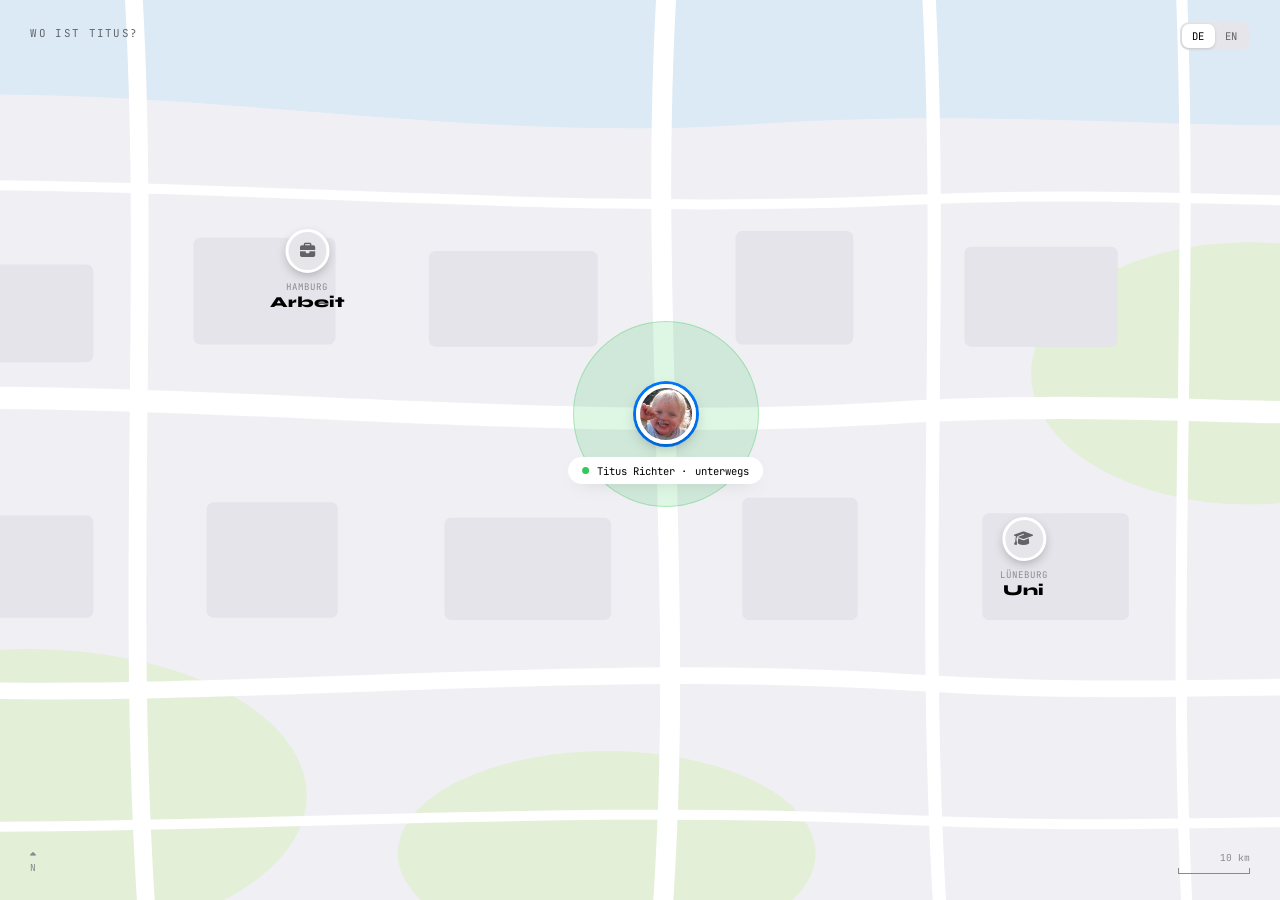
<file: index.html>
<!DOCTYPE html>
<!-- Standard Website language -->
<html lang="de">
<head>
    <!-- Character set for ä, ö, ü being displayed correctly -->
    <meta charset="UTF-8">
    <!-- Page adjusting to the screen width (important for mobile view) -->
    <meta name="viewport" content="width=device-width, initial-scale=1.0">
    <!-- Title in browser tab -->
    <title data-text="home.pageTitle">Wo ist Titus?</title>
    <!-- Descriptions for Search Engines -->
    <meta name="description" content="Lebenslauf von Titus Richter: Uni, Arbeit und vieles mehr">

    <!-- Loading fonts via Google Fonts
         Syne = Headings, Manrope = Body text, JetBrains Mono = Small labels -->
    <link rel="stylesheet" href="https://fonts.googleapis.com/css2?family=Syne:wght@800&family=Manrope:wght@400;500;600;700&family=JetBrains+Mono:wght@400;500;700&display=swap">
    <!-- The Font Awesome icon library is used for styling icons across the page -->
    <link rel="stylesheet" href="https://cdnjs.cloudflare.com/ajax/libs/font-awesome/6.5.0/css/all.min.css">
    <!-- loading a separate .css file -->
    <link rel="stylesheet" href="styles.css">
</head>

<!-- class="map-page": deactivate scrolling on the homepage; Start page in styles.css -->
<body class="map-page">

    <!-- The Map (drawn by Claude) -->
    <main class="map">

        <!-- viewBox = Draws 1440 × 810. preserveAspectRatio="xMidYMid slice" = The map always
             fills the entire window and is cropped at the edges. -->
        <!-- Hand-drawn map (SVG): water, parks, blocks and streets -->
        <svg class="map-background" viewBox="0 0 1440 810" preserveAspectRatio="xMidYMid slice">
            <rect width="1440" height="810" fill="#efeff4"/>

            <!-- Water -->
            <path d="M-40,96 C240,58 520,132 820,112 C1080,94 1280,128 1480,104 L1480,-40 L-40,-40 Z" fill="#dceaf6"/>

            <!-- Parks -->
            <ellipse cx="170" cy="716" rx="250" ry="132" fill="#e4efd8"/>
            <ellipse cx="1268" cy="336" rx="196" ry="118" fill="#e4efd8"/>
            <ellipse cx="690" cy="768" rx="188" ry="92" fill="#e4efd8"/>

            <!-- Blocks -->
            <!-- rect = Rectangle, rx = rounded corners -->
            <g fill="#e4e4ea">
                <rect x="318" y="214" width="128" height="96" rx="6"/>
                <rect x="530" y="226" width="152" height="86" rx="6"/>
                <rect x="806" y="208" width="106" height="102" rx="6"/>
                <rect x="1012" y="222" width="138" height="90" rx="6"/>
                <rect x="330" y="452" width="118" height="104" rx="6"/>
                <rect x="544" y="466" width="150" height="92" rx="6"/>
                <rect x="812" y="448" width="104" height="110" rx="6"/>
                <rect x="1028" y="462" width="132" height="96" rx="6"/>
                <rect x="106" y="238" width="122" height="88" rx="6"/>
                <rect x="118" y="464" width="110" height="92" rx="6"/>
            </g>

            <!-- Streets -->
            <!-- stroke-width = Road width -->
            <g stroke="#ffffff" fill="none" stroke-linecap="round">
                <path d="M-40,362 C280,344 600,392 940,372 C1160,358 1300,380 1480,368" stroke-width="20"/>
                <path d="M-40,614 C300,640 620,592 960,614 C1180,628 1320,612 1480,620" stroke-width="15"/>
                <path d="M262,-40 C282,240 254,540 278,850" stroke-width="16"/>
                <path d="M746,-40 C724,260 764,540 738,850" stroke-width="18"/>
                <path d="M978,-40 C996,240 970,540 992,850" stroke-width="12"/>
                <path d="M1206,-40 C1220,260 1196,540 1214,850" stroke-width="10"/>
                <path d="M-40,168 C300,158 620,196 960,180 C1180,170 1320,188 1480,178" stroke-width="9"/>
                <path d="M-40,742 C300,752 620,722 960,738 C1180,748 1320,734 1480,742" stroke-width="9"/>
            </g>
        </svg>

        <!-- The question on the top left -->
        <span class="map-question" data-text="home.question">WO IST TITUS?</span>

        <!-- Language Selector. data-lang tells script.js, which language to load.
             "active" = current selection -->
        <div class="map-language segment">
            <button class="lang-button active" type="button" data-lang="de">DE</button>
            <button class="lang-button" type="button" data-lang="en">EN</button>
        </div>

        <!-- The decoration: (the north arrow down left and the scale down right) -->
        <div class="map-north"><i class="fa-solid fa-caret-up"></i><br>N</div>
        <div class="map-scale">10 km</div>

        <!-- Display the places on the map as Buttons.
             data-open="popup-work" → script.js opens the element with id="popup-work".
             id="place-work" is the position on the map which is noted in styles.css -->
        <button class="place" id="place-work" type="button" data-open="popup-work">
            <span class="place-circle"><i class="fa-solid fa-briefcase"></i></span>
            <span class="place-city">HAMBURG</span>
            <span class="place-name" data-text="home.work">Arbeit</span>
        </button>

        <!-- same structure here -->
        <button class="place" id="place-uni" type="button" data-open="popup-uni">
            <span class="place-circle"><i class="fa-solid fa-graduation-cap"></i></span>
            <span class="place-city">LÜNEBURG</span>
            <span class="place-name" data-text="home.uni">Uni</span>
        </button>

        <!-- Me in the middle -->
        <!-- field and rings green, can be seen in styles.css in Location dot -->
        <div class="me green">
            <!-- a bright field and two pulsating rings, more on that in styles.css -->
            <span class="location-area"></span>
            <span class="location-pulse"></span>
            <span class="location-pulse delayed"></span>

            <!-- A picture of me for my profile, which opens my Popup. -->
            <!-- aria-label as Button description for screenreader -->
            <button class="me-button" type="button" data-open="popup-me" aria-label="Titus Richter">
                <!-- alt text if the image isn't loading and also out of SEO reasons -->
                <span class="photo"><img src="images/profile.jpg" alt="Titus Richter Profile Picture"></span>
            </button>

            <!-- only "unterwegs" has data-text, as the name keeps the same in both languages -->
            <h1 class="me-label">
                <button type="button" data-open="popup-me">Titus Richter · <span data-text="home.status">unterwegs</span></button>
            </h1>
        </div>

    </main>


    <!-- ===================== Popup: Work ===================== -->
    <!-- class="display_text hideP": Hidden at first...
         id="popup-work" connected to data-open="popup-work" at "Arbeit" -->
    <div class="display_text hideP" id="popup-work">
        <!-- the popup window for work -->
        <div class="popup">
     
            <div class="popup-header">
                <!-- data-close: script.js closes the Popups -->
                <button class="text-button" type="button" data-close data-text="nav.backToMap">‹ Karte</button>
                <span class="navbar-title" data-text="work.title">Arbeit</span>
                <!-- I wanted to integrate a second language switcher here in the pop up (for the function but also as for the design ). Same as the one on the map... -->
                <div class="segment">
                    <button class="lang-button active" type="button" data-lang="de">DE</button>
                    <button class="lang-button" type="button" data-lang="en">EN</button>
                </div>
            </div>

            <!-- Map for the pop up -->
            <div class="map-strip">
                <!-- I asked Claude to generate an equal map for the pop up as for the overall map -->
                <svg viewBox="0 0 1440 280" preserveAspectRatio="xMidYMid slice">
                    <rect width="1440" height="280" fill="#efeff4"/>
                    <path d="M-20,70 C300,40 620,108 960,92 C1180,82 1320,104 1460,90 L1460,-20 L-20,-20 Z" fill="#dceaf6"/>
                    <ellipse cx="200" cy="250" rx="260" ry="80" fill="#e4efd8"/>
                    <ellipse cx="1260" cy="236" rx="220" ry="74" fill="#e4efd8"/>
                    <g stroke="#ffffff" fill="none" stroke-linecap="round">
                        <path d="M-20,124 C400,112 900,134 1460,120" stroke-width="15"/>
                        <path d="M-20,230 L1460,218" stroke-width="12"/>
                        <path d="M640,60 C656,140 628,220 648,300" stroke-width="16"/>
                    </g>
                </svg>
                <!-- Detail with the place down in the right corner on the map -->
                <span class="map-source" data-text="work.mapSource">Hamburg</span>
                <!-- The Location point... It's the same principle here as for the pulsing on the overall map for my profile button, but with different coloring -->
                <div class="location">
                    <span class="location-area"></span>
                    <span class="location-pulse"></span>
                    <span class="location-pulse delayed"></span>
                    <span class="location-dot"><i class="fa-solid fa-briefcase"></i></span>
                </div>
            </div>

            <!-- The white window below the map -->
            <div class="popup-sheet">
                <!-- The gray line as a decorative element and reference -->
                <div class="grip"></div>
                <div class="popup-top">
                    <div>
                        <h2 data-text="work.title">Arbeit</h2>
                        <p class="address" data-text="work.address">Webdesign-Agentur<br>Hamburg</p>
                        <div class="meta">
                            <span data-text="work.since">seit 2025</span>
                            <!-- The green Status Element -->
                            <span class="pill" data-text="work.status">angestellt</span>
                        </div>
                    </div>
                    <!-- ✕-Button; fa-solid for the style "filled out" and fa-xmark for "the x icon" -->
                    <button class="close-button" type="button" data-close aria-label="Schließen"><i class="fa-solid fa-xmark"></i></button>
                </div>

                <!-- This is about the two tiles leaning against each other, only differing in content while the structure is the same, covering the “Where is design” again. Then I thought of how to have a good linking structure and in general how to separate the content, fortunately I remembered that using anchor links might be the perfect option => I only have three subpages but still links that kind of show different content... -->
                <div class="tiles">
                    <a class="tile" href="working-student.html#aufgaben">
                        <span class="icon bg-blue"><i class="fa-solid fa-list-check"></i></span>
                        <span class="tile-title" data-text="work.tasks">Aufgaben</span>
                        <span class="tile-text" data-text="work.tasksText">Wofür ich zuständig bin</span>
                    </a>
                    <a class="tile" href="working-student.html#werkzeuge">
                        <span class="icon bg-purple"><i class="fa-solid fa-screwdriver-wrench"></i></span>
                        <span class="tile-title" data-text="work.tools">Werkzeuge</span>
                        <span class="tile-text" data-text="work.toolsText">11 im Einsatz</span>
                    </a>
                </div>

                <!-- Below that, in keeping with the style, there had to be a wider tile. 
                     "tile-body" is for the title and text combination, "switch" is an idea Claude mentioned to integrate which I thought of as a nice idea, even though it's just styling and no other function -->
                <a class="tile wide" href="about-me.html#kontakt">
                    <span class="icon bg-green"><i class="fa-solid fa-handshake"></i></span>
                    <span class="tile-body">
                        <span class="tile-title" data-text="popup.internship">Offen für Praktikum</span>
                        <span class="tile-text" data-text="work.internshipText">Ab sofort erreichbar</span>
                    </span>
                    <span class="switch"></span>
                </a>
            </div>

        </div>
    </div>


    <!-- ===================== Popup: University ===================== -->
    <!-- It's the same structure here as for the pop up "Arbeit" but with different content, a different map Claude made and of course other icons -->
    <div class="display_text hideP" id="popup-uni">
        <div class="popup">

            <div class="popup-header">
                <button class="text-button" type="button" data-close data-text="nav.backToMap">‹ Karte</button>
                <span class="navbar-title" data-text="uni.title">Uni</span>
                <div class="segment">
                    <button class="lang-button active" type="button" data-lang="de">DE</button>
                    <button class="lang-button" type="button" data-lang="en">EN</button>
                </div>
            </div>

            <div class="map-strip">
                <svg viewBox="0 0 1440 280" preserveAspectRatio="xMidYMid slice">
                    <rect width="1440" height="280" fill="#efeff4"/>
                    <ellipse cx="300" cy="56" rx="320" ry="96" fill="#e4efd8"/>
                    <ellipse cx="1150" cy="236" rx="300" ry="90" fill="#e4efd8"/>
                    <path d="M-20,136 C280,160 540,110 860,130 C1080,144 1250,168 1460,158" stroke="#dceaf6" stroke-width="20" fill="none"/>
                    <g stroke="#ffffff" fill="none" stroke-linecap="round">
                        <path d="M-20,204 L1460,186" stroke-width="15"/>
                        <path d="M720,-20 C738,100 708,200 730,300" stroke-width="16"/>
                    </g>
                </svg>
                <span class="map-source" data-text="uni.mapSource">Lüneburg</span>
                <div class="location">
                    <span class="location-area"></span>
                    <span class="location-pulse"></span>
                    <span class="location-pulse delayed"></span>
                    <span class="location-dot"><i class="fa-solid fa-graduation-cap"></i></span>
                </div>
            </div>

            <div class="popup-sheet">
                <div class="grip"></div>
                <div class="popup-top">
                    <div>
                        <h2 data-text="uni.title">Uni</h2>
                        <p class="address" data-text="uni.address">Leuphana Universität<br>Lüneburg</p>
                        <div class="meta">
                            <span data-text="uni.since">seit 2024</span>
                            <span class="pill" data-text="uni.status">eingeschrieben</span>
                        </div>
                    </div>
                    <button class="close-button" type="button" data-close aria-label="Schließen"><i class="fa-solid fa-xmark"></i></button>
                </div>

                <div class="tiles">
                    <a class="tile" href="university.html#digitale-medien">
                        <span class="icon bg-blue"><i class="fa-solid fa-graduation-cap"></i></span>
                        <!-- "&" as "&amp;" in HTML as we have learned it in one of our sessions -->
                        <span class="tile-title" data-text="uni.mainName">Digitale Medien &amp; Wirtschaftspsychologie</span>
                        <span class="tile-text" data-text="uni.main">Hauptstudium</span>
                    </a>
                    <!-- Here the title again has no data-text, as the name is again the same in English and German -->
                    <a class="tile" href="university.html#ibae">
                        <span class="icon bg-orange"><i class="fa-solid fa-graduation-cap"></i></span>
                        <span class="tile-title">International Business Administration &amp; Entrepreneurship</span>
                        <span class="tile-text" data-text="uni.additional">Zusatzstudium</span>
                    </a>
                </div>

                <a class="tile wide" href="about-me.html#kontakt">
                    <span class="icon bg-green"><i class="fa-solid fa-handshake"></i></span>
                    <span class="tile-body">
                        <span class="tile-title" data-text="popup.internship">Offen für Praktikum</span>
                        <span class="tile-text" data-text="popup.internshipText">Und für Berufseinstieg</span>
                    </span>
                    <span class="switch"></span>
                </a>
            </div>

        </div>
    </div>


    <!-- ===================== Popup: Me ===================== -->
    <!-- And again, it's the same structure here as for the pop up "Arbeit" but with different content, the same map Claude made for Lüneburg, the green location (class="location green") here instead of the blue one, and of course also no icon but my profile picture again. -->
    <div class="display_text hideP" id="popup-me">
        <div class="popup">

            <div class="popup-header">
                <button class="text-button" type="button" data-close data-text="nav.backToMap">‹ Karte</button>
                <span class="navbar-title">Titus Richter</span>
                <div class="segment">
                    <button class="lang-button active" type="button" data-lang="de">DE</button>
                    <button class="lang-button" type="button" data-lang="en">EN</button>
                </div>
            </div>

            <div class="map-strip">
                <svg viewBox="0 0 1440 280" preserveAspectRatio="xMidYMid slice">
                    <rect width="1440" height="280" fill="#efeff4"/>
                    <ellipse cx="260" cy="60" rx="300" ry="96" fill="#e4efd8"/>
                    <ellipse cx="1180" cy="236" rx="280" ry="92" fill="#e4efd8"/>
                    <path d="M-20,130 C300,150 520,104 860,126 C1080,140 1240,168 1460,156" stroke="#dceaf6" stroke-width="20" fill="none"/>
                    <g stroke="#ffffff" fill="none" stroke-linecap="round">
                        <path d="M-20,196 L1460,176" stroke-width="16"/>
                        <path d="M600,-20 C618,100 590,200 612,300" stroke-width="16"/>
                    </g>
                </svg>
                <span class="map-source" data-text="me.mapSource">Lüneburg</span>
                <div class="location green">
                    <span class="location-area"></span>
                    <span class="location-pulse"></span>
                    <span class="location-pulse delayed"></span>
                    <span class="photo"><img src="images/profile.jpg" alt="Titus Richter"></span>
                </div>
            </div>

            <div class="popup-sheet">
                <div class="grip"></div>
                <div class="popup-top">
                    <div>
                        <h2>Titus Richter</h2>
                        <p class="address" data-text="me.address">Lüneburg<br>Student &amp; Werkstudent</p>
                        <div class="meta">
                            <span data-text="me.updated">zuletzt aktualisiert: September 2026</span>
                            <span class="pill" data-text="me.status">erreichbar</span>
                        </div>
                    </div>
                    <button class="close-button" type="button" data-close aria-label="Schließen"><i class="fa-solid fa-xmark"></i></button>
                </div>

                <div class="tiles">
                    <a class="tile" href="about-me.html#lebenslauf">
                        <span class="icon bg-blue"><i class="fa-solid fa-file-lines"></i></span>
                        <span class="tile-title" data-text="me.cv">Lebenslauf</span>
                        <span class="tile-text" data-text="me.cvText">Stationen mit Zeiträumen</span>
                    </a>
                    <a class="tile" href="about-me.html#kontakt">
                        <span class="icon bg-orange"><i class="fa-solid fa-envelope"></i></span>
                        <span class="tile-title" data-text="me.contact">Kontakt</span>
                        <span class="tile-text" data-text="me.contactText">E-Mail, LinkedIn, GitHub</span>
                    </a>
                </div>

                <a class="tile wide" href="about-me.html#kontakt">
                    <span class="icon bg-green"><i class="fa-solid fa-handshake"></i></span>
                    <span class="tile-body">
                        <span class="tile-title" data-text="popup.internship">Offen für Praktikum</span>
                        <span class="tile-text" data-text="popup.internshipText">Und für Berufseinstieg</span>
                    </span>
                    <span class="switch"></span>
                </a>
            </div>

        </div>
    </div>

    <!-- The JavaScript is being loaded in the end, so that all elements exist, as the script is looking for them -->
    <script src="script.js"></script>
</body>
</html>
</file>
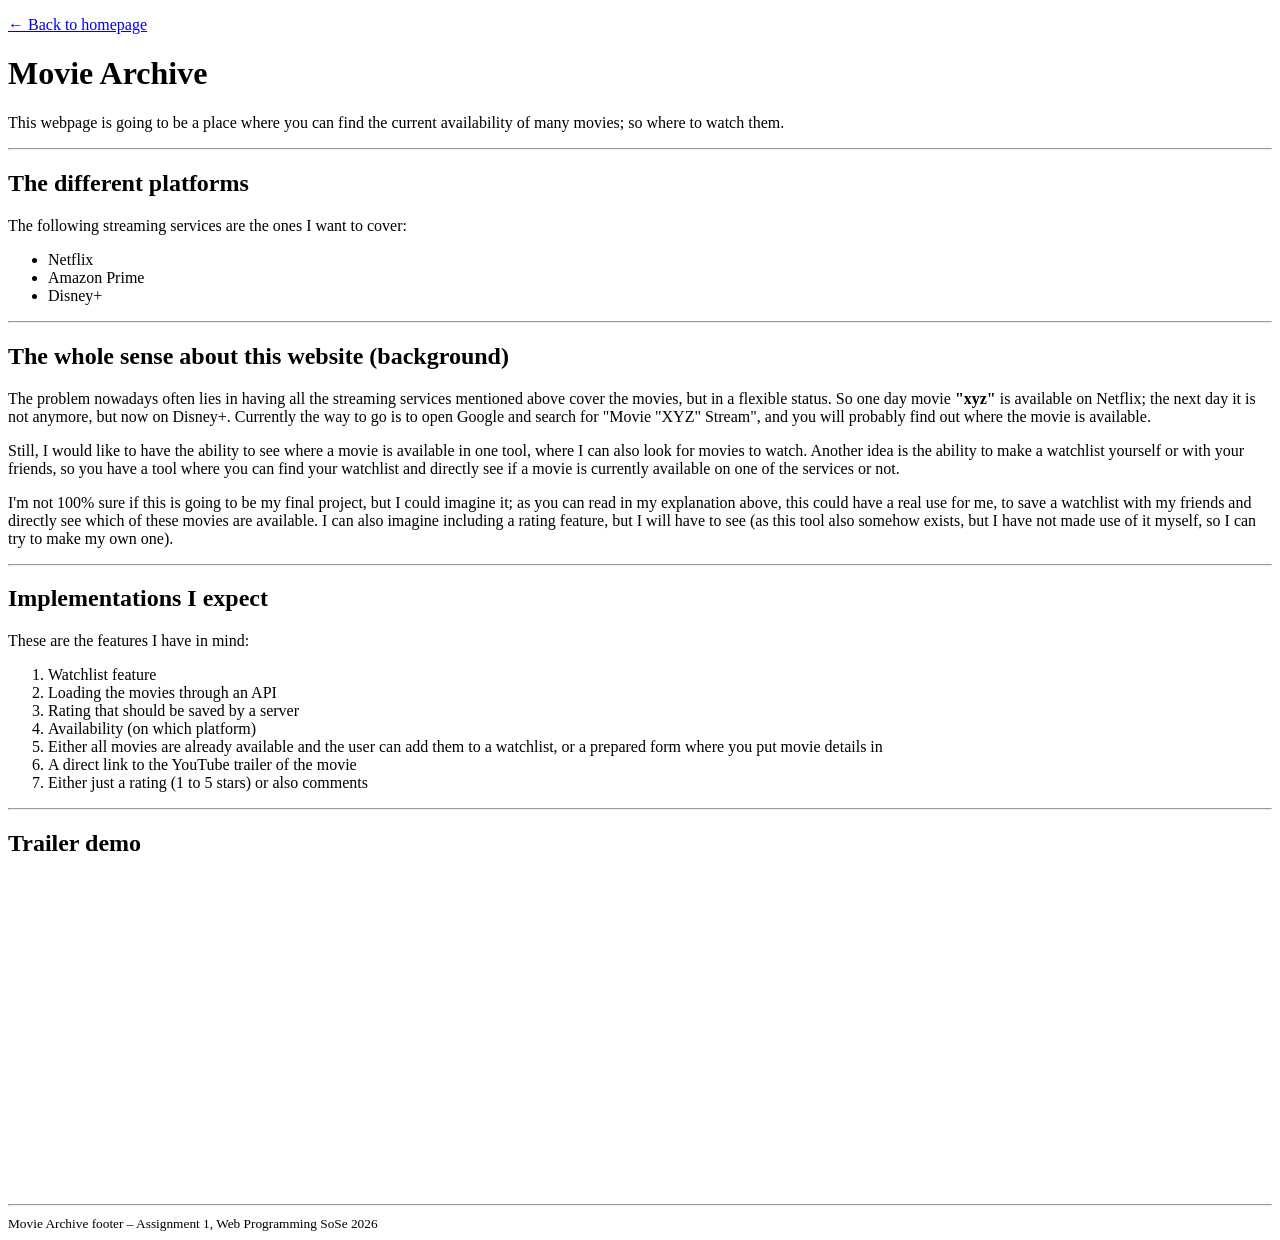
<file: assignment1/index.html>
<!DOCTYPE html>
<html lang="en">

<head>
    <meta charset="UTF-8">
    <meta name="viewport" content="width=device-width, initial-scale=1.0">
    <title>Assignment 1 – Movie Archive Idea</title>
</head>

<body>
    <p><a href="../index.html">← Back to homepage</a></p>

    <header>
        <h1>Movie Archive</h1>
        <p>This webpage is going to be a place where you can find the current availability of many movies; so where to watch them.</p>
        <hr>
    </header>

    <main>
        <h2>The different platforms</h2>
        <p>The following streaming services are the ones I want to cover:</p>
        <ul>
            <li>Netflix</li>
            <li>Amazon Prime</li>
            <li>Disney+</li>
        </ul>

        <hr>

        <h2>The whole sense about this website (background)</h2>
        <p>
            The problem nowadays often lies in having all the streaming services mentioned above cover the movies,
            but in a flexible status. So one day movie <strong>"xyz"</strong> is available on Netflix;
            the next day it is not anymore, but now on Disney+. Currently the way to go is to open Google and search
            for "Movie "XYZ" Stream", and you will probably find out where the movie is available.
        </p>
        <p>
            Still, I would like to have the ability to see where a movie is available in one tool,
            where I can also look for movies to watch. Another idea is the ability to make a watchlist yourself or
            with your friends, so you have a tool where you can find your watchlist and directly see if a movie is
            currently available on one of the services or not.
        </p>
        <p>
            I'm not 100% sure if this is going to be my final project, but I could imagine it; as you can read
            in my explanation above, this could have a real use for me, to save a watchlist with my friends and
            directly see which of these movies are available. I can also imagine including a rating feature, but
            I will have to see (as this tool also somehow exists, but I have not made use of it myself, so I can
            try to make my own one).
        </p>

        <hr>

        <h2>Implementations I expect</h2>
        <p>These are the features I have in mind:</p>
        <ol>
            <li>Watchlist feature</li>
            <li>Loading the movies through an API</li>
            <li>Rating that should be saved by a server</li>
            <li>Availability (on which platform)</li>
            <li>Either all movies are already available and the user can add them to a watchlist,
                or a prepared form where you put movie details in</li>
            <li>A direct link to the YouTube trailer of the movie</li>
            <li>Either just a rating (1 to 5 stars) or also comments</li>
        </ol>

        <hr>

        <h2>Trailer demo</h2>
        <iframe width="560" height="315"
            src="https://www.youtube.com/embed/YoHD9XEInc0"
            title="YouTube video player"
            frameborder="0"
            allowfullscreen></iframe>

    </main>

    <footer>
        <hr>
        <small>Movie Archive footer – Assignment 1, Web Programming SoSe 2026</small>
    </footer>

</body>

</html>
</file>
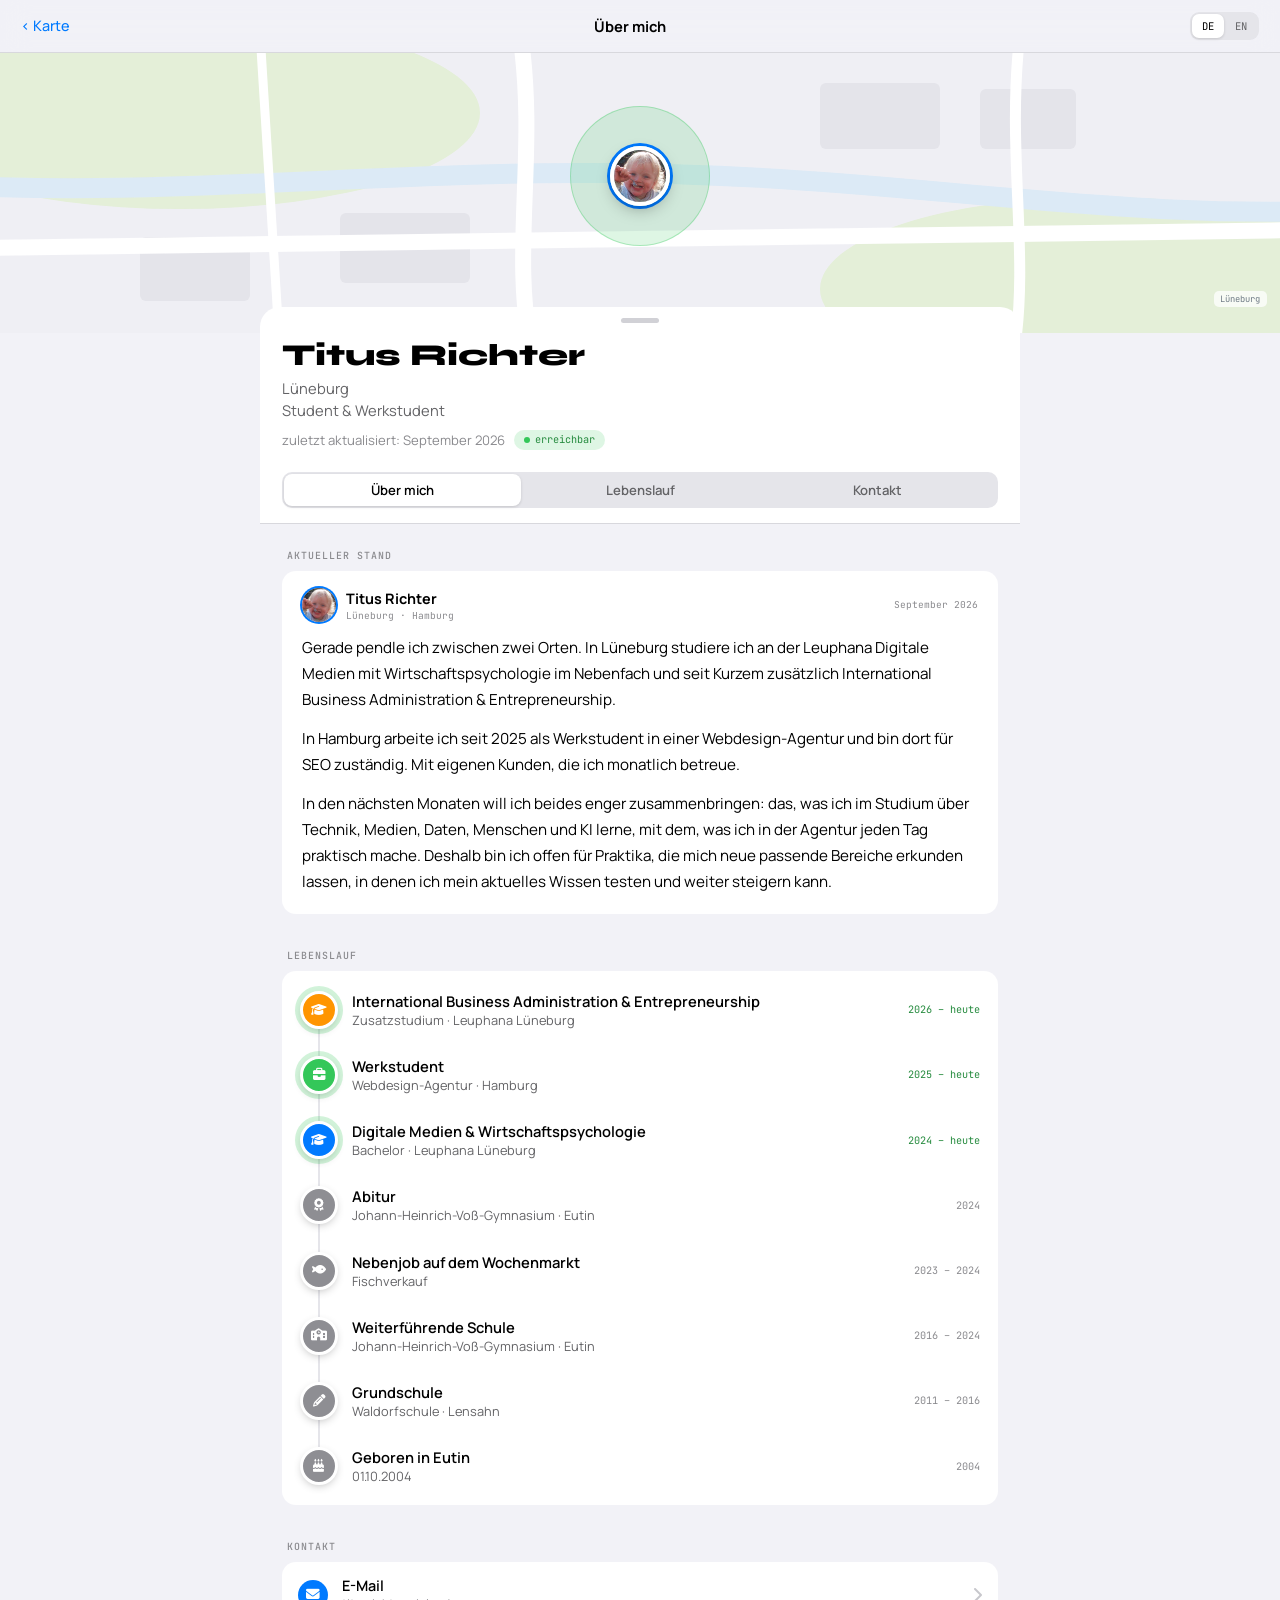
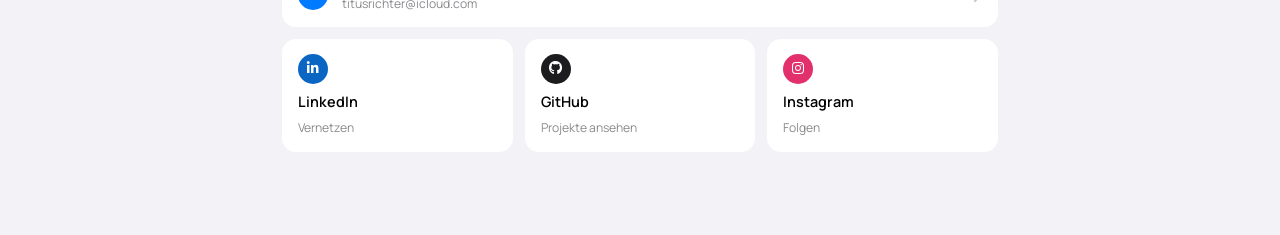
<file: about-me.html>
<!DOCTYPE html>
<html lang="de">
<head>
    <meta charset="UTF-8">
    <meta name="viewport" content="width=device-width, initial-scale=1.0">
    <title data-text="about.pageTitle">Über mich – Titus Richter</title>
    <meta name="description" content="Lebenslauf und Kontakt von Titus Richter.">

    <!-- Same Google Fonts and Font Awesome  -->
    <link rel="stylesheet" href="https://fonts.googleapis.com/css2?family=Syne:wght@800&family=Manrope:wght@400;500;600;700&family=JetBrains+Mono:wght@400;500;700&display=swap">
    <link rel="stylesheet" href="https://cdnjs.cloudflare.com/ajax/libs/font-awesome/6.5.0/css/all.min.css">
    <link rel="stylesheet" href="styles.css">
</head>
<body>

    <header class="navbar">
        <!-- Back to the Home Page -->
        <a class="back-link" href="index.html" data-text="nav.backToMap">‹ Karte</a>
        <span class="navbar-title" data-text="about.title">Über mich</span>
        <!-- the language Selector -->
        <div class="segment">
            <button class="lang-button active" type="button" data-lang="de">DE</button>
            <button class="lang-button" type="button" data-lang="en">EN</button>
        </div>
    </header>

    <!-- Map at the top, as shown in the “Titus Richter” pop-up on the home page -->
    <div class="map-strip">
        <!-- the drawn map -->
        <svg viewBox="0 0 1440 280" preserveAspectRatio="xMidYMid slice">
            <rect width="1440" height="280" fill="#efeff4"/>
            <ellipse cx="260" cy="60" rx="300" ry="96" fill="#e4efd8"/>
            <ellipse cx="1180" cy="236" rx="280" ry="92" fill="#e4efd8"/>
            <path d="M-20,130 C300,150 520,104 860,126 C1080,140 1240,168 1460,156" stroke="#dceaf6" stroke-width="20" fill="none"/>
            <g fill="#e4e4ea">
                <rect x="420" y="160" width="130" height="70" rx="6"/>
                <rect x="900" y="30" width="120" height="66" rx="6"/>
                <rect x="1060" y="36" width="96" height="60" rx="6"/>
                <rect x="220" y="184" width="110" height="64" rx="6"/>
            </g>
            <g stroke="#ffffff" fill="none" stroke-linecap="round">
                <path d="M-20,196 L1460,176" stroke-width="16"/>
                <path d="M600,-20 C618,100 590,200 612,300" stroke-width="16"/>
                <path d="M1100,-20 C1086,100 1110,200 1094,300" stroke-width="11"/>
                <path d="M340,-20 L360,300" stroke-width="9"/>
            </g>
        </svg>
        <span class="map-source" data-text="me.mapSource">Lüneburg</span>
        <!-- the green marker with my photo -->
        <div class="location green">
            <span class="location-area"></span>
            <span class="location-pulse"></span>
            <span class="location-pulse delayed"></span>
            <span class="photo"><img src="images/profile.jpg" alt="Titus Richter"></span>
        </div>
    </div>

    <!-- the white sheet -->
    <div class="sheet">
        <div class="grip"></div>
        <!-- Main heading of the page -->
        <h1>Titus Richter</h1>
        <p class="address" data-text="me.address">Lüneburg<br>Student &amp; Werkstudent</p>
        <div class="meta">
            <span data-text="me.updated">zuletzt aktualisiert: September 2026</span>
            <span class="pill" data-text="me.status">erreichbar</span>
        </div>
    </div>

        <!-- The anchor links -->
    <div class="tabs">
        <nav>
            <a class="tab active" href="#ueber" data-text="about.title">Über mich</a>
            <a class="tab" href="#lebenslauf" data-text="me.cv">Lebenslauf</a>
            <a class="tab" href="#kontakt" data-text="me.contact">Kontakt</a>
        </nav>
    </div>

    <main class="content">

        <!-- ===================== About me ===================== -->
        <section id="ueber">
            <!-- the small gray heading above the text -->
            <h2 class="group-title"><span data-text="about.current">Aktueller Stand</span></h2>

            <div class="card message">
                <div class="message-header">
                    <span class="message-avatar"><img src="images/profile.jpg" alt="Titus Richter"></span>
                    <div>
                        <span class="message-name">Titus Richter</span>
                        <span class="message-place">Lüneburg · Hamburg</span>
                    </div>
                    <span class="message-date" data-text="about.date">September 2026</span>
                </div>

                <p data-text="about.text1">Gerade pendle ich zwischen zwei Orten. In Lüneburg studiere ich an der Leuphana Digitale Medien mit Wirtschaftspsychologie im Nebenfach und seit Kurzem zusätzlich International Business Administration &amp; Entrepreneurship.</p>
                <p data-text="about.text2">In Hamburg arbeite ich seit 2025 als Werkstudent in einer Webdesign-Agentur und bin dort für SEO zuständig. Mit eigenen Kunden, die ich monatlich betreue.</p>
                <p data-text="about.text3">In den nächsten Monaten will ich beides enger zusammenbringen: das, was ich im Studium über Technik, Medien, Daten, Menschen und KI lerne, mit dem, was ich in der Agentur jeden Tag praktisch mache. Deshalb bin ich offen für Praktika, die mich neue passende Bereiche erkunden lassen, in denen ich mein aktuelles Wissen testen und weiter steigern kann.</p>
            </div>
        </section>


        <!-- ===================== CV ===================== -->
        <section id="lebenslauf">
            <h2 class="group-title"><span data-text="me.cv">Lebenslauf</span></h2>

            <div class="card timeline">

                <!-- Current stations have the class "current" and a pulsing ring -->
                <div class="station current">
                    <span class="station-pin">
                        <span class="station-pulse"></span>
                        <span class="station-dot bg-orange"><i class="fa-solid fa-graduation-cap"></i></span>
                    </span>
                    <div>
                        <span class="station-title">International Business Administration &amp; Entrepreneurship</span>
                        <span class="station-place" data-text="about.ibaePlace">Zusatzstudium · Leuphana Lüneburg</span>
                    </div>
                    <span class="station-date" data-text="about.since2026">2026 – heute</span>
                </div>

                <!-- same structure -->
                <div class="station current">
                    <span class="station-pin">
                        <span class="station-pulse"></span>
                        <span class="station-dot bg-green"><i class="fa-solid fa-briefcase"></i></span>
                    </span>
                    <div>
                        <span class="station-title" data-text="about.workTitle">Werkstudent</span>
                        <span class="station-place" data-text="about.workPlace">Webdesign-Agentur · Hamburg</span>
                    </div>
                    <span class="station-date" data-text="about.since2025">2025 – heute</span>
                </div>

                <div class="station current">
                    <span class="station-pin">
                        <span class="station-pulse"></span>
                        <span class="station-dot bg-blue"><i class="fa-solid fa-graduation-cap"></i></span>
                    </span>
                    <div>
                        <span class="station-title" data-text="uni.mainName">Digitale Medien &amp; Wirtschaftspsychologie</span>
                        <span class="station-place">Bachelor · Leuphana Lüneburg</span>
                    </div>
                    <span class="station-date" data-text="about.since2024">2024 – heute</span>
                </div>

                <!-- Completed stages: no “current,” no pulse ring, gray dot (bg-gray) -->
                <div class="station">
                    <span class="station-pin"><span class="station-dot bg-gray"><i class="fa-solid fa-award"></i></span></span>
                    <div>
                        <span class="station-title" data-text="about.abitur">Abitur</span>
                        <span class="station-place">Johann-Heinrich-Voß-Gymnasium · Eutin</span>
                    </div>
                    <span class="station-date">2024</span>
                </div>

                <div class="station">
                    <span class="station-pin"><span class="station-dot bg-gray"><i class="fa-solid fa-fish"></i></span></span>
                    <div>
                        <span class="station-title" data-text="about.marketTitle">Nebenjob auf dem Wochenmarkt</span>
                        <span class="station-place" data-text="about.marketPlace">Fischverkauf</span>
                    </div>
                    <span class="station-date">2023 – 2024</span>
                </div>

                <div class="station">
                    <span class="station-pin"><span class="station-dot bg-gray"><i class="fa-solid fa-school"></i></span></span>
                    <div>
                        <span class="station-title" data-text="about.secondary">Weiterführende Schule</span>
                        <span class="station-place">Johann-Heinrich-Voß-Gymnasium · Eutin</span>
                    </div>
                    <span class="station-date">2016 – 2024</span>
                </div>

                <div class="station">
                    <span class="station-pin"><span class="station-dot bg-gray"><i class="fa-solid fa-pencil"></i></span></span>
                    <div>
                        <span class="station-title" data-text="about.primary">Grundschule</span>
                        <span class="station-place" data-text="about.primaryPlace">Waldorfschule · Lensahn</span>
                    </div>
                    <span class="station-date">2011 – 2016</span>
                </div>

                <div class="station">
                    <span class="station-pin"><span class="station-dot bg-gray"><i class="fa-solid fa-cake-candles"></i></span></span>
                    <div>
                        <span class="station-title" data-text="about.born">Geboren in Eutin</span>
                        <span class="station-place">01.10.2004</span>
                    </div>
                    <span class="station-date">2004</span>
                </div>

            </div>
        </section>


        <!-- ===================== Contact ===================== -->
        <section id="kontakt">
            <h2 class="group-title"><span data-text="me.contact">Kontakt</span></h2>

            <!-- mailto opens the email program -->
            <a class="contact-mail" href="mailto:titusrichter@icloud.com">
                <span class="icon bg-blue"><i class="fa-solid fa-envelope"></i></span>
                <span class="tile-body">
                    <span class="tile-title" data-text="about.mail">E-Mail</span>
                    <span class="tile-text">titusrichter@icloud.com</span>
                </span>
                <!-- Right arrow, Font-Awesome-Icon -->
                <span class="chevron"><i class="fa-solid fa-chevron-right"></i></span>
            </a>

            <div class="contact-grid">
                <a class="contact-tile" href="https://de.linkedin.com/">
                    <span class="icon bg-linkedin"><i class="fa-brands fa-linkedin-in"></i></span>
                    <span class="tile-title">LinkedIn</span>
                    <span class="tile-text" data-text="about.linkedin">Vernetzen</span>
                </a>

                <!-- target="_blank" opens a new tab -->
                <a class="contact-tile" href="https://github.com/Titus-Git-Hub" target="_blank">
                    <span class="icon bg-dark"><i class="fa-brands fa-github"></i></span>
                    <span class="tile-title">GitHub</span>
                    <span class="tile-text" data-text="about.github">Projekte ansehen</span>
                </a>

                <a class="contact-tile" href="https://www.instagram.com/t.rchtr_/" target="_blank">
                    <span class="icon bg-instagram"><i class="fa-brands fa-instagram"></i></span>
                    <span class="tile-title">Instagram</span>
                    <span class="tile-text" data-text="about.instagram">Folgen</span>
                </a>
            </div>
        </section>

    </main>

    <!-- JavaScript again in the end -->
    <script src="script.js"></script>
</body>
</html>
</file>
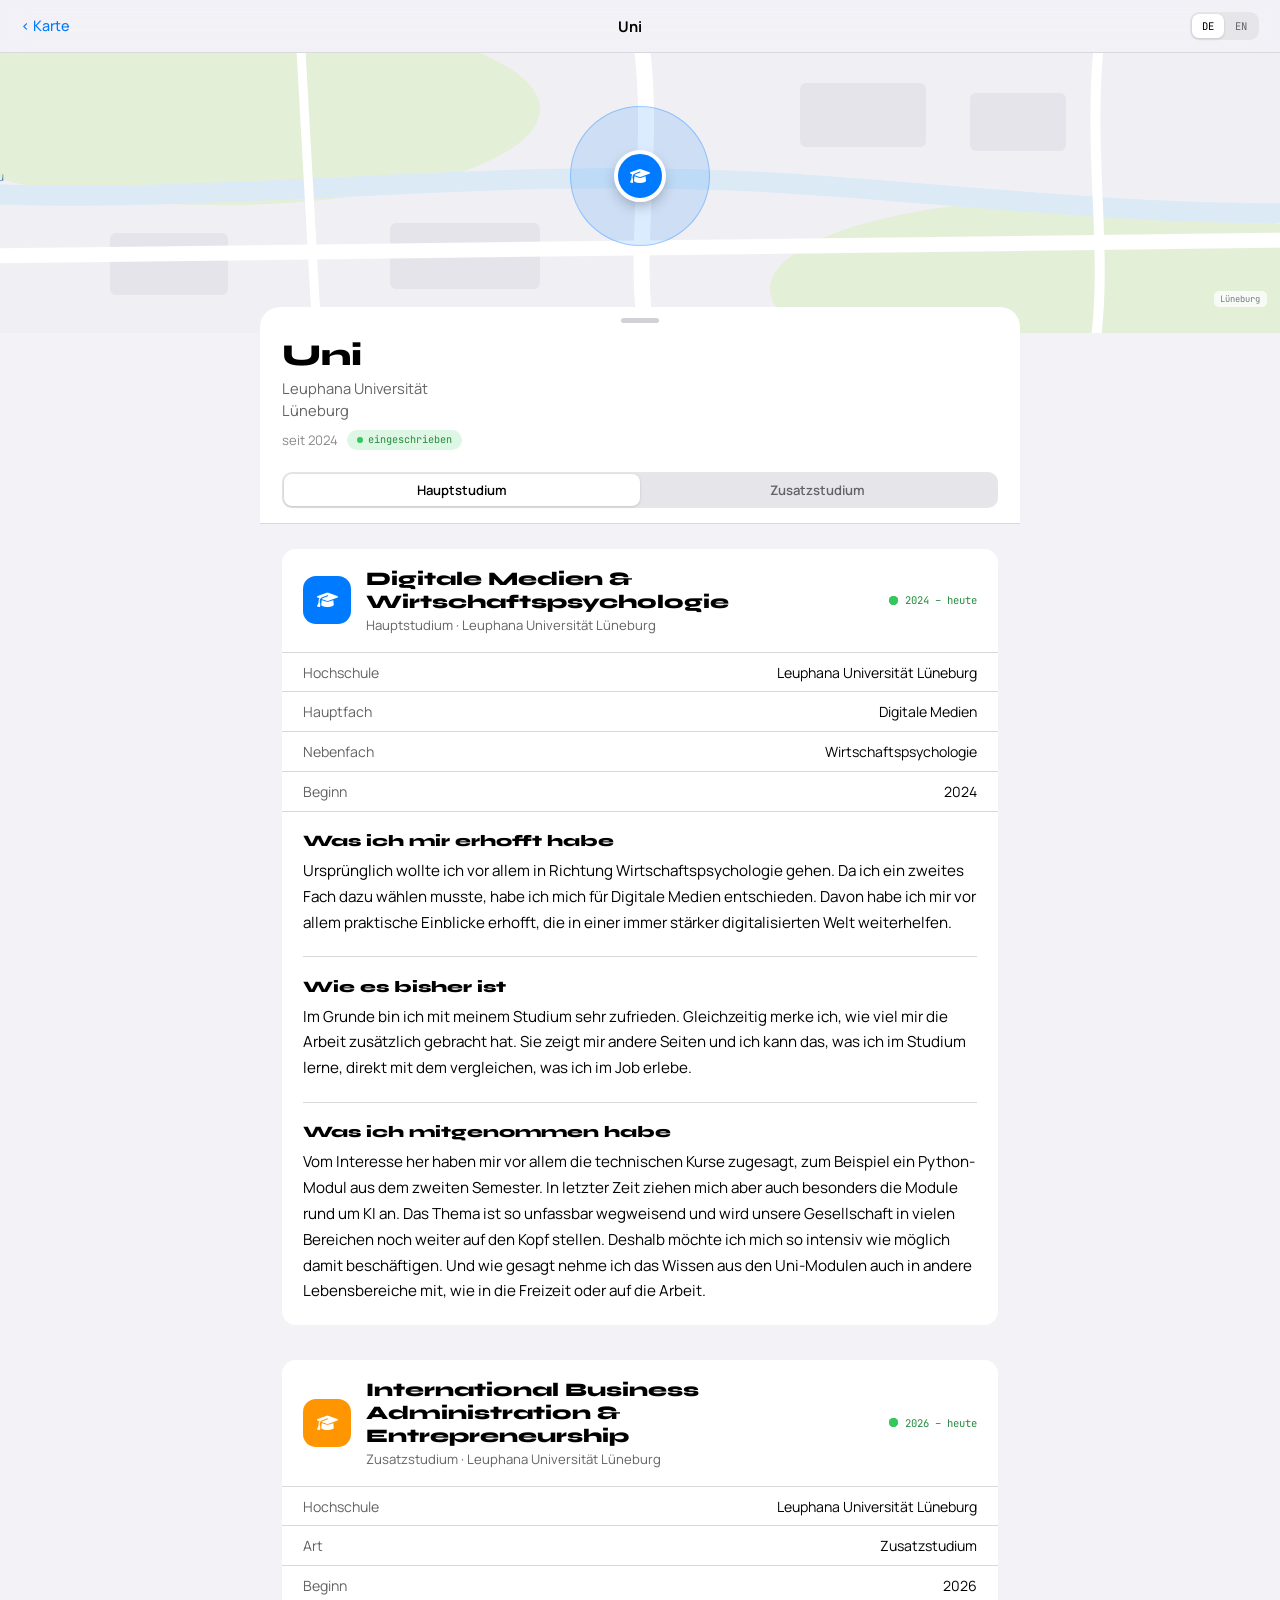
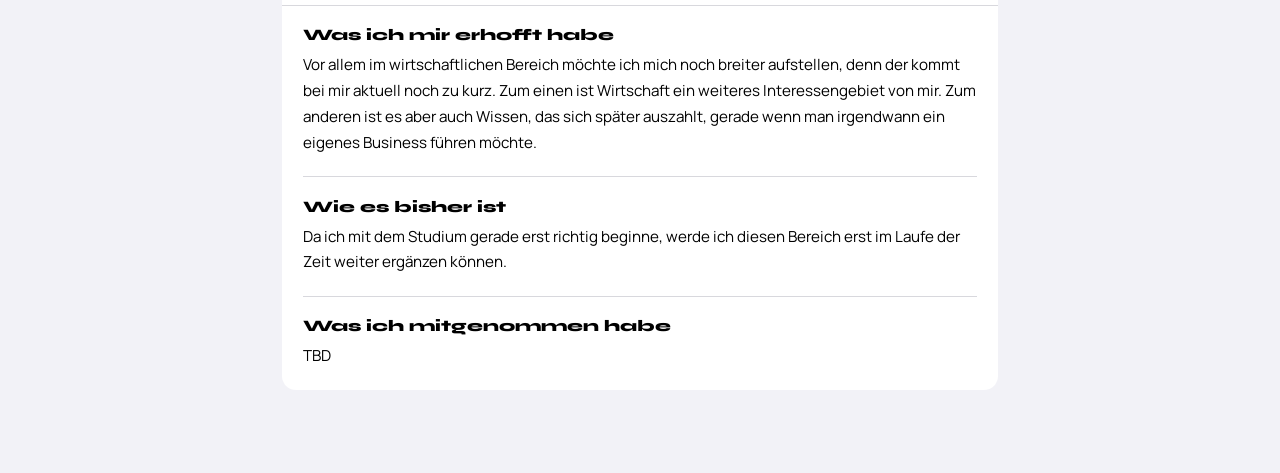
<file: university.html>
<!DOCTYPE html>
<html lang="de">
<head>
    <meta charset="UTF-8">
    <meta name="viewport" content="width=device-width, initial-scale=1.0">
    <title data-text="uni.pageTitle">Uni – Titus Richter</title>
    <meta name="description" content="Das Studium von Titus Richter an der Leuphana Universität Lüneburg.">

    <link rel="stylesheet" href="https://fonts.googleapis.com/css2?family=Syne:wght@800&family=Manrope:wght@400;500;600;700&family=JetBrains+Mono:wght@400;500;700&display=swap">
    <link rel="stylesheet" href="https://cdnjs.cloudflare.com/ajax/libs/font-awesome/6.5.0/css/all.min.css">
    <link rel="stylesheet" href="styles.css">
</head>
<body>

    <header class="navbar">
        <a class="back-link" href="index.html" data-text="nav.backToMap">‹ Karte</a>
        <span class="navbar-title" data-text="uni.title">Uni</span>
        <div class="segment">
            <button class="lang-button active" type="button" data-lang="de">DE</button>
            <button class="lang-button" type="button" data-lang="en">EN</button>
        </div>
    </header>

    <div class="map-strip">
        <!-- map drawing again -->
        <svg viewBox="0 0 1440 280" preserveAspectRatio="xMidYMid slice">
            <rect width="1440" height="280" fill="#efeff4"/>
            <ellipse cx="300" cy="56" rx="320" ry="96" fill="#e4efd8"/>
            <ellipse cx="1150" cy="236" rx="300" ry="90" fill="#e4efd8"/>
            <path d="M-20,136 C280,160 540,110 860,130 C1080,144 1250,168 1460,158" stroke="#dceaf6" stroke-width="20" fill="none"/>
            <g fill="#e4e4ea">
                <rect x="470" y="170" width="150" height="66" rx="6"/>
                <rect x="880" y="30" width="126" height="64" rx="6"/>
                <rect x="1050" y="40" width="96" height="58" rx="6"/>
                <rect x="190" y="180" width="118" height="62" rx="6"/>
            </g>
            <g stroke="#ffffff" fill="none" stroke-linecap="round">
                <path d="M-20,204 L1460,186" stroke-width="15"/>
                <path d="M720,-20 C738,100 708,200 730,300" stroke-width="16"/>
                <path d="M1180,-20 C1166,100 1190,200 1174,300" stroke-width="10"/>
                <path d="M380,-20 L398,300" stroke-width="9"/>
            </g>
            <text x="40" y="128" font-family="Manrope" font-size="12" fill="#5b87ad">Ilmenau</text>
        </svg>
        <span class="map-source" data-text="uni.mapSource">Lüneburg</span>
        <div class="location">
            <span class="location-area"></span>
            <span class="location-pulse"></span>
            <span class="location-pulse delayed"></span>
            <span class="location-dot"><i class="fa-solid fa-graduation-cap"></i></span>
        </div>
    </div>

    <div class="sheet">
        <div class="grip"></div>
        <h1 data-text="uni.title">Uni</h1>
        <p class="address" data-text="uni.address">Leuphana Universität<br>Lüneburg</p>
        <div class="meta">
            <span data-text="uni.since">seit 2024</span>
            <span class="pill" data-text="uni.status">eingeschrieben</span>
        </div>
    </div>

    <!-- Anchor links -->
    <div class="tabs">
        <nav>
            <a class="tab active" href="#digitale-medien" data-text="uni.main">Hauptstudium</a>
            <a class="tab" href="#ibae" data-text="uni.additional">Zusatzstudium</a>
        </nav>
    </div>

    <main class="content">

        <!-- ===================== Main degree ===================== -->
        <section id="digitale-medien">
            <div class="card study">
                <div class="study-header">
                    <span class="study-icon bg-blue"><i class="fa-solid fa-graduation-cap"></i></span>
                    <div>
                        <h2 data-text="uni.mainName">Digitale Medien &amp; Wirtschaftspsychologie</h2>
                        <span class="study-type" data-text="uni.mainType">Hauptstudium · Leuphana Universität Lüneburg</span>
                    </div>
                    <!-- live-dot = the green dot with the pulse coming from the CSS (::after) -->
                    <span class="study-date"><span class="live-dot"></span><span data-text="about.since2024">2024 – heute</span></span>
                </div>

                <!-- For each row: label on the left, value on the right (view CSS)-->
                <div class="facts">
                    <div class="fact"><span data-text="uni.university">Hochschule</span><span>Leuphana Universität Lüneburg</span></div>
                    <div class="fact"><span data-text="uni.major">Hauptfach</span><span data-text="uni.majorName">Digitale Medien</span></div>
                    <div class="fact"><span data-text="uni.minor">Nebenfach</span><span data-text="uni.minorName">Wirtschaftspsychologie</span></div>
                    <div class="fact"><span data-text="uni.start">Beginn</span><span>2024</span></div>
                </div>

                <div class="text-card">
                    <div class="text-block">
                        <h3 data-text="uni.hopedTitle">Was ich mir erhofft habe</h3>
                        <p data-text="uni.mainHoped">Ursprünglich wollte ich vor allem in Richtung Wirtschaftspsychologie gehen. Da ich ein zweites Fach dazu wählen musste, habe ich mich für Digitale Medien entschieden. Davon habe ich mir vor allem praktische Einblicke erhofft, die in einer immer stärker digitalisierten Welt weiterhelfen.</p>
                    </div>
                    <div class="text-block">
                        <h3 data-text="uni.soFarTitle">Wie es bisher ist</h3>
                        <p data-text="uni.mainSoFar">Im Grunde bin ich mit meinem Studium sehr zufrieden. Gleichzeitig merke ich, wie viel mir die Arbeit zusätzlich gebracht hat. Sie zeigt mir andere Seiten und ich kann das, was ich im Studium lerne, direkt mit dem vergleichen, was ich im Job erlebe.</p>
                    </div>
                    <div class="text-block">
                        <h3 data-text="uni.learnedTitle">Was ich mitgenommen habe</h3>
                        <p data-text="uni.mainLearned">Vom Interesse her haben mir vor allem die technischen Kurse zugesagt, zum Beispiel ein Python-Modul aus dem zweiten Semester. In letzter Zeit ziehen mich aber auch besonders die Module rund um KI an. Das Thema ist so unfassbar wegweisend und wird unsere Gesellschaft in vielen Bereichen noch weiter auf den Kopf stellen. Deshalb möchte ich mich so intensiv wie möglich damit beschäftigen. Und wie gesagt nehme ich das Wissen aus den Uni-Modulen auch in andere Lebensbereiche mit, wie in die Freizeit oder auf die Arbeit.</p>
                    </div>
                </div>
            </div>
        </section>


        <!-- ===================== Additional degree ===================== -->
        <section id="ibae">
            <div class="card study">
                <div class="study-header">
                    <span class="study-icon bg-orange"><i class="fa-solid fa-graduation-cap"></i></span>
                    <div>
                        <h2>International Business Administration &amp; Entrepreneurship</h2>
                        <span class="study-type" data-text="uni.additionalType">Zusatzstudium · Leuphana Universität Lüneburg</span>
                    </div>
                    <span class="study-date"><span class="live-dot"></span><span data-text="about.since2026">2026 – heute</span></span>
                </div>

                <div class="facts">
                    <div class="fact"><span data-text="uni.university">Hochschule</span><span>Leuphana Universität Lüneburg</span></div>
                    <div class="fact"><span data-text="uni.type">Art</span><span data-text="uni.additional">Zusatzstudium</span></div>
                    <div class="fact"><span data-text="uni.start">Beginn</span><span>2026</span></div>
                </div>

                <div class="text-card">
                    <div class="text-block">
                        <h3 data-text="uni.hopedTitle">Was ich mir erhofft habe</h3>
                        <p data-text="uni.additionalHoped">Vor allem im wirtschaftlichen Bereich möchte ich mich noch breiter aufstellen, denn der kommt bei mir aktuell noch zu kurz. Zum einen ist Wirtschaft ein weiteres Interessengebiet von mir. Zum anderen ist es aber auch Wissen, das sich später auszahlt, gerade wenn man irgendwann ein eigenes Business führen möchte.</p>
                    </div>
                    <div class="text-block">
                        <h3 data-text="uni.soFarTitle">Wie es bisher ist</h3>
                        <p data-text="uni.additionalSoFar">Da ich mit dem Studium gerade erst richtig beginne, werde ich diesen Bereich erst im Laufe der Zeit weiter ergänzen können.</p>
                    </div>
                    <div class="text-block">
                        <h3 data-text="uni.learnedTitle">Was ich mitgenommen habe</h3>
                        <p data-text="uni.additionalLearned">TBD</p>
                    </div>
                </div>
            </div>
        </section>

    </main>

    <script src="script.js"></script>
</body>
</html>
</file>
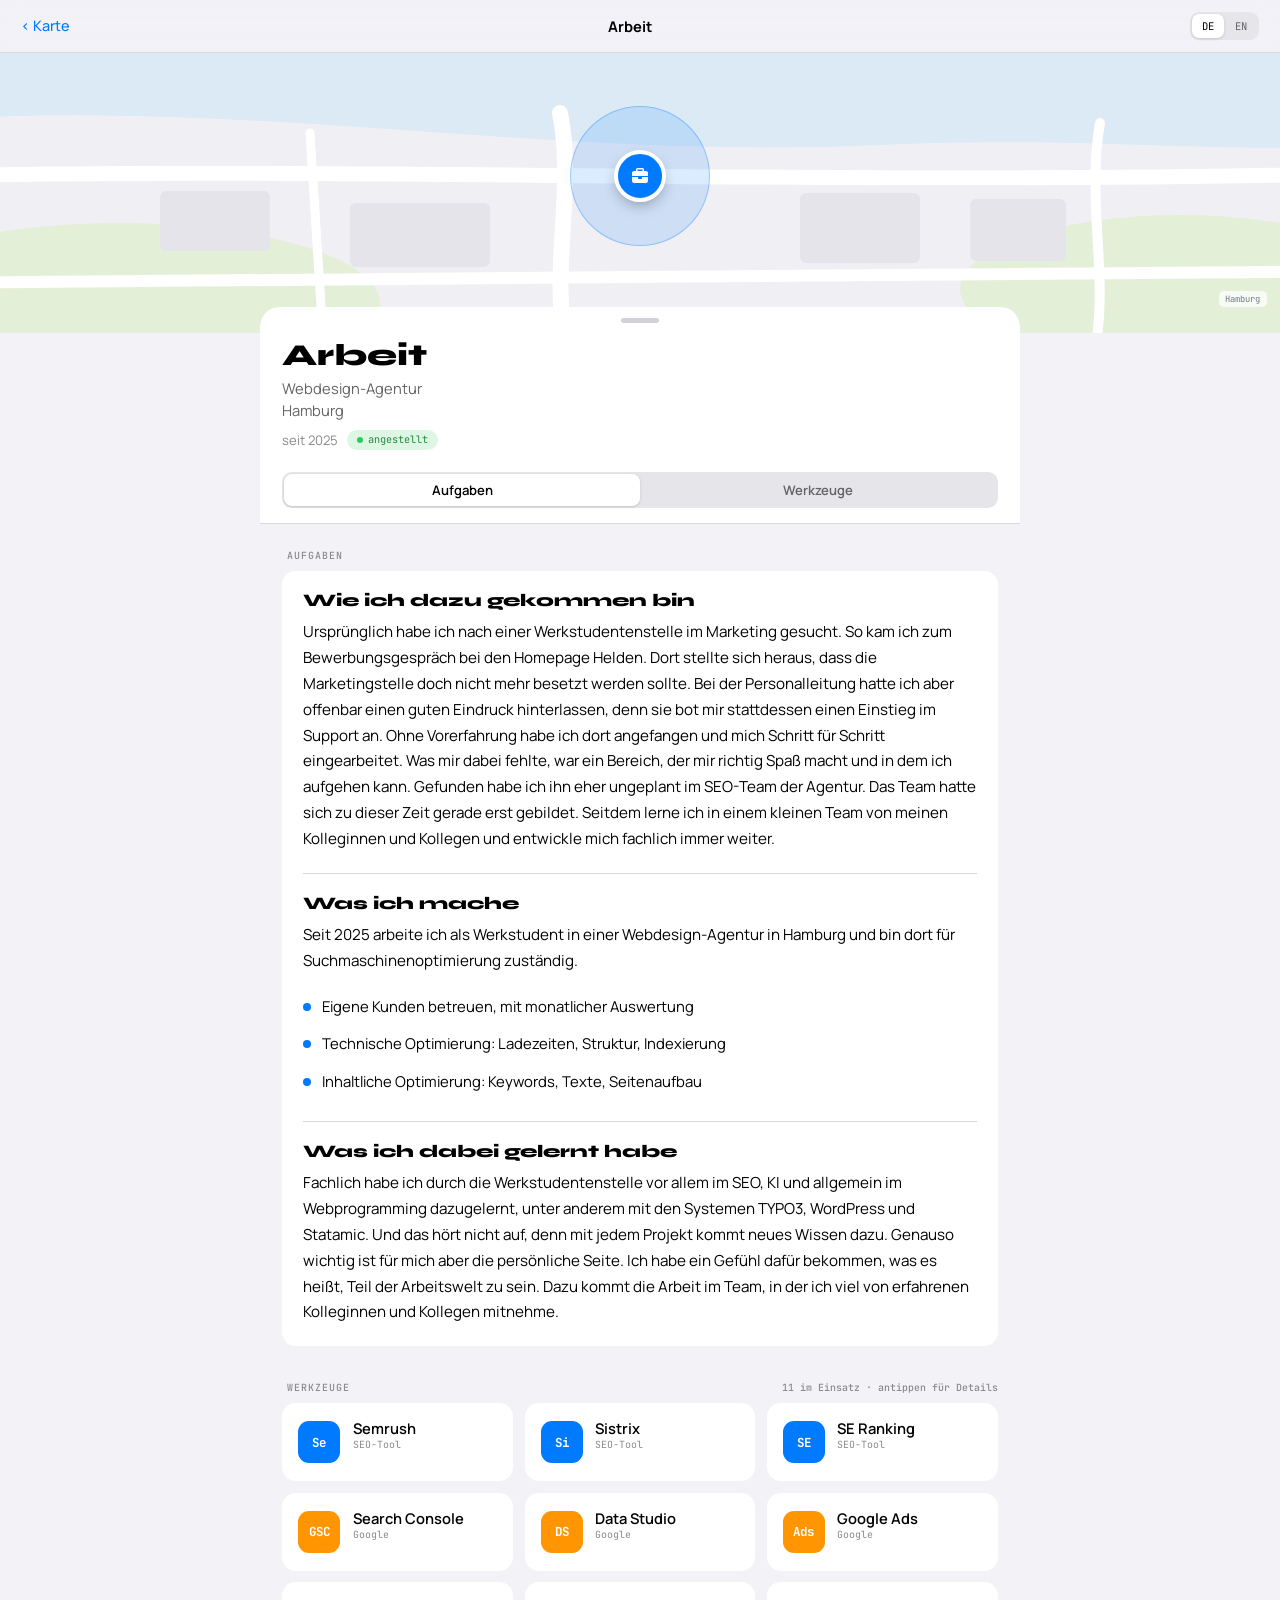
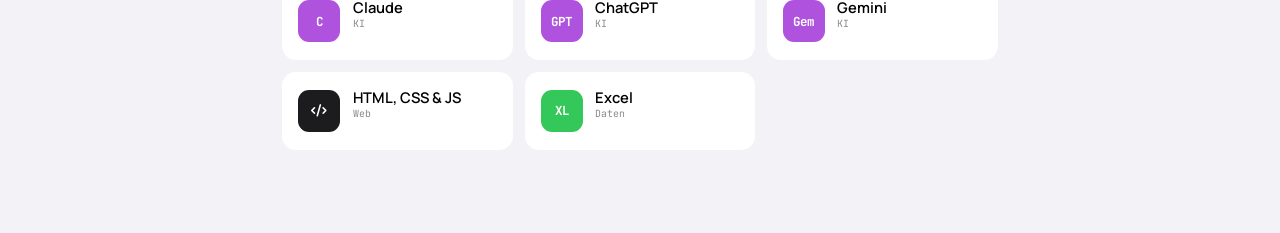
<file: working-student.html>
<!DOCTYPE html>
<html lang="de">
<head>
    <meta charset="UTF-8">
    <meta name="viewport" content="width=device-width, initial-scale=1.0">
    <title data-text="work.pageTitle">Arbeit – Titus Richter</title>
    <meta name="description" content="Titus Richter als Werkstudent für SEO in einer Webdesign-Agentur in Hamburg.">

    <link rel="stylesheet" href="https://fonts.googleapis.com/css2?family=Syne:wght@800&family=Manrope:wght@400;500;600;700&family=JetBrains+Mono:wght@400;500;700&display=swap">
    <link rel="stylesheet" href="https://cdnjs.cloudflare.com/ajax/libs/font-awesome/6.5.0/css/all.min.css">
    <link rel="stylesheet" href="styles.css">
</head>
<body>

    <header class="navbar">
        <a class="back-link" href="index.html" data-text="nav.backToMap">‹ Karte</a>
        <span class="navbar-title" data-text="work.title">Arbeit</span>
        <div class="segment">
            <button class="lang-button active" type="button" data-lang="de">DE</button>
            <button class="lang-button" type="button" data-lang="en">EN</button>
        </div>
    </header>

    <div class="map-strip">
        <!-- drawn map also here again -->
        <svg viewBox="0 0 1440 280" preserveAspectRatio="xMidYMid slice">
            <rect width="1440" height="280" fill="#efeff4"/>
            <path d="M-20,70 C300,40 620,108 960,92 C1180,82 1320,104 1460,90 L1460,-20 L-20,-20 Z" fill="#dceaf6"/>
            <ellipse cx="200" cy="250" rx="260" ry="80" fill="#e4efd8"/>
            <ellipse cx="1260" cy="236" rx="220" ry="74" fill="#e4efd8"/>
            <g fill="#e4e4ea">
                <rect x="430" y="150" width="140" height="64" rx="6"/>
                <rect x="880" y="140" width="120" height="70" rx="6"/>
                <rect x="1050" y="146" width="96" height="62" rx="6"/>
                <rect x="240" y="138" width="110" height="60" rx="6"/>
            </g>
            <g stroke="#ffffff" fill="none" stroke-linecap="round">
                <path d="M-20,124 C400,112 900,134 1460,120" stroke-width="15"/>
                <path d="M-20,230 L1460,218" stroke-width="12"/>
                <path d="M640,60 C656,140 628,220 648,300" stroke-width="16"/>
                <path d="M1180,70 C1166,150 1190,230 1174,300" stroke-width="10"/>
                <path d="M390,80 L404,300" stroke-width="9"/>
            </g>
            <text x="40" y="44" font-family="Manrope" font-size="12" fill="#5b87ad">Elbe</text>
        </svg>
        <span class="map-source" data-text="work.mapSource">Hamburg</span>
        <div class="location">
            <span class="location-area"></span>
            <span class="location-pulse"></span>
            <span class="location-pulse delayed"></span>
            <span class="location-dot"><i class="fa-solid fa-briefcase"></i></span>
        </div>
    </div>

    <div class="sheet">
        <div class="grip"></div>
        <h1 data-text="work.title">Arbeit</h1>
        <p class="address" data-text="work.address">Webdesign-Agentur<br>Hamburg</p>
        <div class="meta">
            <span data-text="work.since">seit 2025</span>
            <span class="pill" data-text="work.status">angestellt</span>
        </div>
    </div>

    <!-- Anchor links -->
    <div class="tabs">
        <nav>
            <a class="tab active" href="#aufgaben" data-text="work.tasks">Aufgaben</a>
            <a class="tab" href="#werkzeuge" data-text="work.tools">Werkzeuge</a>
        </nav>
    </div>

    <main class="content">

        <!-- ===================== Tasks ===================== -->
        <section id="aufgaben">
            <h2 class="group-title"><span data-text="work.tasks">Aufgaben</span></h2>

            <div class="card text-card">
                <div class="text-block">
                    <h2 data-text="work.howTitle">Wie ich dazu gekommen bin</h2>
                    <p data-text="work.howText">Ursprünglich habe ich nach einer Werkstudentenstelle im Marketing gesucht. So kam ich zum Bewerbungsgespräch bei den Homepage Helden. Dort stellte sich heraus, dass die Marketingstelle doch nicht mehr besetzt werden sollte. Bei der Personalleitung hatte ich aber offenbar einen guten Eindruck hinterlassen, denn sie bot mir stattdessen einen Einstieg im Support an. Ohne Vorerfahrung habe ich dort angefangen und mich Schritt für Schritt eingearbeitet. Was mir dabei fehlte, war ein Bereich, der mir richtig Spaß macht und in dem ich aufgehen kann. Gefunden habe ich ihn eher ungeplant im SEO-Team der Agentur. Das Team hatte sich zu dieser Zeit gerade erst gebildet. Seitdem lerne ich in einem kleinen Team von meinen Kolleginnen und Kollegen und entwickle mich fachlich immer weiter.</p>
                </div>

                <div class="text-block">
                    <h2 data-text="work.whatTitle">Was ich mache</h2>
                    <!-- &shy; = soft hyphen: the long word may be hyphenated here if there isn't enough space -->
                    <p data-text="work.whatText">Seit 2025 arbeite ich als Werkstudent in einer Webdesign-Agentur in Hamburg und bin dort für Suchmaschinen&shy;optimierung zuständig.</p>
                    <ul class="task-list">
                        <li data-text="work.task1">Eigene Kunden betreuen, mit monatlicher Auswertung</li>
                        <li data-text="work.task2">Technische Optimierung: Ladezeiten, Struktur, Indexierung</li>
                        <li data-text="work.task3">Inhaltliche Optimierung: Keywords, Texte, Seitenaufbau</li>
                    </ul>
                </div>

                <div class="text-block">
                    <h2 data-text="work.learnedTitle">Was ich dabei gelernt habe</h2>
                    <p data-text="work.learnedText">Fachlich habe ich durch die Werkstudentenstelle vor allem im SEO, KI und allgemein im Webprogramming dazugelernt, unter anderem mit den Systemen TYPO3, WordPress und Statamic. Und das hört nicht auf, denn mit jedem Projekt kommt neues Wissen dazu. Genauso wichtig ist für mich aber die persönliche Seite. Ich habe ein Gefühl dafür bekommen, was es heißt, Teil der Arbeitswelt zu sein. Dazu kommt die Arbeit im Team, in der ich viel von erfahrenen Kolleginnen und Kollegen mitnehme.</p>
                </div>
            </div>
        </section>


        <!-- ===================== Tools ===================== -->
        <section id="werkzeuge">
            <h2 class="group-title">
                <span data-text="work.tools">Werkzeuge</span>
                <span data-text="work.toolsHint">11 im Einsatz · antippen für Details</span>
            </h2>

            <!-- Clicking a tool copies its name, category and hidden text into the popup -->
            <div class="tool-grid" id="tool-grid">

                <button class="tool" type="button">
                    <span class="glyph bg-blue">Se</span>
                    <span class="tool-body">
                        <span class="tool-name">Semrush</span>
                        <span class="tool-category" data-text="tools.seo">SEO-Tool</span>
                        <span class="tool-hint" data-text="tools.hint">Mehr erfahren ›</span>
                    </span>
                    <span class="tool-text" data-text="tools.semrush">Eines von zwei Tools für das Abfagen von SEO relevanten Daten wie Suchvolumen und Rankings. | Drittanbieter</span>
                </button>

                <!-- same structure -->
                <button class="tool" type="button">
                    <span class="glyph bg-blue">Si</span>
                    <span class="tool-body">
                        <span class="tool-name">Sistrix</span>
                        <span class="tool-category" data-text="tools.seo">SEO-Tool</span>
                        <span class="tool-hint" data-text="tools.hint">Mehr erfahren ›</span>
                    </span>
                    <span class="tool-text" data-text="tools.sistrix">Übersicht der wichtigsten SEO-Metriken für eine ausgewählte Website. | Drittanbieter</span>
                </button>

                <button class="tool" type="button">
                    <span class="glyph bg-blue">SE</span>
                    <span class="tool-body">
                        <span class="tool-name">SE Ranking</span>
                        <span class="tool-category" data-text="tools.seo">SEO-Tool</span>
                        <span class="tool-hint" data-text="tools.hint">Mehr erfahren ›</span>
                    </span>
                    <span class="tool-text" data-text="tools.seranking">Das zweite Tool für das Abfagen von SEO relevanten Daten wie Suchvolumen und Rankings. | Drittanbieter</span>
                </button>

                <!-- The “Google” category is once again without “data-text” because it is the same in both languages -->
                <button class="tool" type="button">
                    <span class="glyph bg-orange">GSC</span>
                    <span class="tool-body">
                        <span class="tool-name">Search Console</span>
                        <span class="tool-category">Google</span>
                        <span class="tool-hint" data-text="tools.hint">Mehr erfahren ›</span>
                    </span>
                    <span class="tool-text" data-text="tools.searchconsole">Übersicht der wichtigsten SEO-Metriken für eine ausgewählte Website. | Direkt von Google selbst</span>
                </button>

                <button class="tool" type="button">
                    <span class="glyph bg-orange">DS</span>
                    <span class="tool-body">
                        <span class="tool-name">Data Studio</span>
                        <span class="tool-category">Google</span>
                        <span class="tool-hint" data-text="tools.hint">Mehr erfahren ›</span>
                    </span>
                    <span class="tool-text" data-text="tools.datastudio">Zum Erstellen von Monatsübersichten (To Do's oder Keyword Ranking Verläufe über API Schnittstelle, etc.)</span>
                </button>

                <button class="tool" type="button">
                    <span class="glyph bg-orange">Ads</span>
                    <span class="tool-body">
                        <span class="tool-name">Google Ads</span>
                        <span class="tool-category">Google</span>
                        <span class="tool-hint" data-text="tools.hint">Mehr erfahren ›</span>
                    </span>
                    <span class="tool-text" data-text="tools.googleads">Vorerfahrung geringer als bei den anderen Tools. Lediglich im privaten an der Website vom Unternehmen meines Vaters getestet.</span>
                </button>

                <button class="tool" type="button">
                    <span class="glyph bg-purple">C</span>
                    <span class="tool-body">
                        <span class="tool-name">Claude</span>
                        <span class="tool-category" data-text="tools.ai">KI</span>
                        <span class="tool-hint" data-text="tools.hint">Mehr erfahren ›</span>
                    </span>
                    <span class="tool-text" data-text="tools.claude">Claude ist die KI, die ich primär sowohl für den privaten- als auch für den Uni- und Arbeitskontext nutze und das schon seit einiger Zeit.</span>
                </button>

                <button class="tool" type="button">
                    <span class="glyph bg-purple">GPT</span>
                    <span class="tool-body">
                        <span class="tool-name">ChatGPT</span>
                        <span class="tool-category" data-text="tools.ai">KI</span>
                        <span class="tool-hint" data-text="tools.hint">Mehr erfahren ›</span>
                    </span>
                    <span class="tool-text" data-text="tools.chatgpt">ChatGPT habe ich anfangs natürlich genutzt. Mittlerweile ist das durch Claude zurückgegangen. Wenn überhaupt für Bilder-Generierung.</span>
                </button>

                <button class="tool" type="button">
                    <span class="glyph bg-purple">Gem</span>
                    <span class="tool-body">
                        <span class="tool-name">Gemini</span>
                        <span class="tool-category" data-text="tools.ai">KI</span>
                        <span class="tool-hint" data-text="tools.hint">Mehr erfahren ›</span>
                    </span>
                    <span class="tool-text" data-text="tools.gemini">Auch Gemini nutze ich wenn überhaupt für Bilder-Generierung. Was jedoch vor allem für den Uni-Kontext noch durchaus positiv heraussticht ist NotebookLM.</span>
                </button>

                <button class="tool" type="button">
                    <span class="glyph bg-dark"><i class="fa-solid fa-code"></i></span>
                    <span class="tool-body">
                        <span class="tool-name">HTML, CSS &amp; JS</span>
                        <span class="tool-category">Web</span>
                        <span class="tool-hint" data-text="tools.hint">Mehr erfahren ›</span>
                    </span>
                    <span class="tool-text" data-text="tools.web">Mit HTML, CSS &amp; JS bin ich ja im Grunde immer auf der Arbeit konfrontiert. Für mich als SEO reicht aber auch ein Grundverständnis bzw. vor allem das HTML Verständnis. Für CSS und andere Umsetzungen gibt es entsprechende zuständige Entwickler.]</span>
                </button>

                <button class="tool" type="button">
                    <span class="glyph bg-green">XL</span>
                    <span class="tool-body">
                        <span class="tool-name">Excel</span>
                        <span class="tool-category" data-text="tools.data">Daten</span>
                        <span class="tool-hint" data-text="tools.hint">Mehr erfahren ›</span>
                    </span>
                    <span class="tool-text" data-text="tools.excel">Auch Excel nutze ich im Arbeitskontext sehr viel. Hier bleibt es aber häufig bei den standard Anwendungsfällen.</span>
                </button>

            </div>
        </section>

    </main>


    <!-- there is one popup for all tools and the script.js fills it before opening -->
    <div class="display_text hideP" id="tool-popup">
        <div class="modal-box">
            <div class="grip"></div>
            <div class="modal-top">
                <span class="glyph large" id="tool-popup-glyph"></span>
                <div>
                    <h3 id="tool-popup-name"></h3>
                    <span class="tool-category" id="tool-popup-category"></span>
                </div>
                <button class="close-button" type="button" data-close aria-label="Schließen"><i class="fa-solid fa-xmark"></i></button>
            </div>
            <p id="tool-popup-text"></p>
        </div>
    </div>

    <script src="script.js"></script>
</body>
</html>
</file>
<file: styles.css>
/* =========================================================
   My design is inspired by Apple's "Find My" app.
   ========================================================= */


/* ---------- Variables ---------- */

/* :root as the highest element of the page (html).
   colors and fonts are defined once and then used later with var(--name) so that it keeps uniform on the whole page
   I asked Claude to take the colors straight from Apple (iOS). */
:root {
    --background: #f2f2f7;      /* light gray page background */
    --surface: #ffffff;         /* the white surfaces as the pop ups */
    --fill: #e5e5ea;            /* gray areas */
    --line: #d8d8dd;            /* for a dividing line */

    --text: #000000;            /* the normal text */
    --text-muted: #8a8a8e;      /* light gray text (for additional information) */
    --text-secondary: #636366;  /* other gray Text for addresses and locations for example*/

    --blue: #007aff;            /* iOS-blue: for the Links, and those active pulsing animations */
    --green: #34c759;           /* iOS-green: green text also needed for the status on the pop up and the pulse */
    --green-text: #248a3d;      /* green text also needed for the status on the pop up */
    --orange: #ff9500;
    --purple: #af52de;
    --gray: #8e8e93;            /* color for the previous positions listed on the resume */
    --dark: #1c1c1e;            /* a different black tone for the GitHub icon for example*/

    /* Fonts from Google Fonts */
    --font-display: "Syne", sans-serif;           /* big heading */
    --font-body: "Manrope", sans-serif;           /* body text */
    --font-mono: "JetBrains Mono", monospace;     /* small technical labels */
}


/* ---------- Base ---------- */

/* box-sizing: border-box = padding and border are included in the width calculation. Otherwise, an element with width: 100% plus padding will be wider than the available space. */
* {
    box-sizing: border-box;
}

/* Default settings for the entire page */
body {
    margin: 0;                              /* To remove the browser's default margin */
    font-family: var(--font-body);          /* Used variable from above */
    background-color: var(--background);
    color: var(--text);
}

/* Links use the text color of the parent element instead of the standard blue */
a {
    color: inherit;
}

/* hideP for the pop ups and as learned in our sessions. !important here necessary otherwise it would be overwritten */
.hideP {
    display: none !important;
}

/* Helper classes for icon background colors. */
.bg-blue      { background-color: var(--blue); }
.bg-green     { background-color: var(--green); }
.bg-orange    { background-color: var(--orange); }
.bg-purple    { background-color: var(--purple); }
.bg-gray      { background-color: var(--gray); }
.bg-dark      { background-color: var(--dark); }
.bg-linkedin  { background-color: #0a66c2; }   /* The official LinkedIn-blue */
.bg-instagram { background-color: #e1306c; }   /* The Instagram-pink */


/* =========================================================
   Shared components
   ========================================================= */

/* ---------- Language switch (segmented control) ---------- */

/* I wanted the DE/EN switch to look like an iOS segment switch, and Claude helped me with it  */
.segment {
    display: inline-flex;                   /* the box being no wider than its contents */
    background-color: var(--fill);
    border-radius: 9px;                     /* the rounded corners as learned */
    padding: 2px;
}

.lang-button {
    border: none;                           /* Remove the default frame from <button> */
    background: none;                       /* Remove “Standard Gray” from <button> */
    font-family: var(--font-mono);
    font-size: 0.66rem;                     /* rem = relative to the base font size (16px) */
    padding: 0.3rem 0.65rem;                /* top/bottom 0.3rem, left/right 0.65rem */
    border-radius: 7px;
    color: var(--text-secondary);
    cursor: pointer;                        /* Hand cursor effect when hovering over an element */
}

.lang-button.active {
    background-color: var(--surface);
    color: var(--text);
    box-shadow: 0 1px 3px rgba(0, 0, 0, 0.14);  
}


/* ---------- Status pill ---------- */

/* Styling of the green “pill” as in “reachable” or “employed” */
.pill {
    display: inline-flex;
    align-items: center;                  
    gap: 0.35rem;                    
    background-color: rgba(52, 199, 89, 0.16);   /* the green from --green, but with only 16% (0.16) opacity */
    color: var(--green-text);
    border-radius: 999px;                
    padding: 0.2rem 0.6rem;
    font-family: var(--font-mono);
    font-size: 0.64rem;
}

/* The green dot on the left in the pill */
.pill::before {
    content: "";
    width: 6px;
    height: 6px;
    border-radius: 50%;                     /* 50% = circle as learned in the sessions */
    background-color: var(--green);
}


/* ---------- Grip (the small bar on top of a sheet) ---------- */

/* The small gray bar at the top of the white pages, just like in iOS. Purely visual as already mentioned in the index file */
.grip {
    width: 38px;
    height: 5px;
    border-radius: 99px;
    background-color: #d1d1d6;
    margin: 0 auto 0.9rem;            
}


/* ---------- Round icons ---------- */

/* the round colored circles containing a Font Awesome icon. The color is applied from above via the bg classes */
.icon {
    flex: none;                             /* no shrinking in a flex row */
    width: 30px;
    height: 30px;
    border-radius: 50%;
    display: grid;                         
    place-items: center;                  
    color: #ffffff;                       
    font-size: 0.85rem;                   
}


/* ---------- Texts in tiles ---------- */

.tile-title {
    font-weight: 600;                      
    font-size: 0.9rem;
    line-height: 1.25;                     
}

.tile-text {
    color: var(--text-muted);
    font-size: 0.76rem;
}

.tile-body {
    flex: 1;                                /* takes up all the available space in the line */
    display: flex;
    flex-direction: column;                 /* for title and text being one below the other */
}


/* ---------- Location dot with pulsing ring ---------- */

/* I really wanted to include the “location marker” as a detail, just like in the “Find My app”: a blue (or green) circle with a light-colored area and two rings that spread out. So I asked Claude how to implement this one as well */
.location {
    position: absolute;             
    left: 50%;                             
    top: 44%;
    transform: translate(-50%, -50%);       
}

/* the light-colored area around the dot */
.location-area {
    position: absolute;
    left: 50%;
    top: 50%;
    width: 140px;
    height: 140px;
    margin: -70px 0 0 -70px;                /* half the width/height negative equals to centered (and seems to be a different method than translate) */
    border-radius: 50%;
    background-color: rgba(0, 122, 255, 0.14);
    border: 1px solid rgba(0, 122, 255, 0.3);
}

/* the ring that spreads out and fades */
.location-pulse {
    position: absolute;
    left: 50%;
    top: 50%;
    width: 52px;
    height: 52px;
    margin: -26px 0 0 -26px;
    border-radius: 50%;
    background-color: var(--blue);
    opacity: 0;                             /* it is invisible until the animation starts */
    animation: pulse 3.2s ease-out infinite;   /* Settings: Name, Duration, Progress, Endless */
}

/* The second ring with the same animation, starts 1.6s later */
.location-pulse.delayed {
    animation: pulse 3.2s ease-out 1.6s infinite;
}

/* the dot with the icon */
.location-dot {
    position: relative;                     /* is thus above the field and the rings */
    width: 52px;
    height: 52px;
    border-radius: 50%;
    border: 4px solid #ffffff;
    background-color: var(--blue);
    color: #ffffff;
    display: grid;
    place-items: center;
    box-shadow: 0 6px 16px -5px rgba(0, 0, 0, 0.4);
}

/* Green variant: If .green is applied to the parent element, the field and rings turn green. */
.green .location-area {
    background-color: rgba(52, 199, 89, 0.16);
    border-color: rgba(52, 199, 89, 0.32);
}

.green .location-pulse {
    background-color: var(--green);
}

/* The animation sequence */
@keyframes pulse {
    0%   { transform: scale(0.5); opacity: 0.38; }
    80%  { opacity: 0; }
    100% { transform: scale(3.1); opacity: 0; }
}


/* ---------- Profile photo ---------- */

.photo {
    position: relative;
    display: block;
    width: 60px;
    height: 60px;
    border-radius: 50%;
    border: 4px solid #ffffff;
    overflow: hidden;                       /* crops the image to a round shape */
    box-shadow: 0 6px 18px -5px rgba(0, 0, 0, 0.4), 0 0 0 3px var(--blue); 
    transition: transform 0.26s;            /* enlarge effect on hover */
}

.photo img {
    display: block;
    width: 100%;
    height: 100%;
    object-fit: cover;
}


/* =========================================================
   Sub pages
   ========================================================= */

/* ---------- Navigation bar ---------- */

.navbar {
    position: sticky;                  
    top: 0;
    z-index: 20;                            
    display: flex;
    align-items: center;
    gap: 0.7rem;
    padding: 0.75rem 1.3rem;
    background-color: rgba(242, 242, 247, 0.86);  
    backdrop-filter: blur(14px);           
    border-bottom: 1px solid var(--line);
}

/* "‹ Map" top left */
.back-link {
    color: var(--blue);
    text-decoration: none;                  /* Remove the underscore */
    font-size: 0.9rem;
    font-weight: 500;
}

/* the button that looks like a link ("‹ Map") shown in the pop ups */
.text-button {
    background: none;
    border: none;
    padding: 0;
    font-family: inherit;                   /* buttons usually have their own font */
    font-size: 0.88rem;
    font-weight: 500;
    color: var(--blue);
    cursor: pointer;
}

/* the title in the center of the bar */
.navbar-title {
    margin: 0 auto;                         
    font-weight: 700;
    font-size: 0.92rem;
}


/* ---------- Map strip on top ---------- */

.map-strip {
    position: relative;                     
    height: 280px;
    overflow: hidden;                       
}

.map-strip svg {
    position: absolute;
    top: 0;
    left: 0;
    width: 100%;
    height: 100%;
}

/* The small sign reading “Hamburg” / “Lüneburg” in the lower right corner */
.map-source {
    position: absolute;
    right: 0.8rem;
    bottom: 1.6rem;
    padding: 0.12rem 0.42rem;
    border-radius: 5px;
    background-color: rgba(255, 255, 255, 0.75);
    font-family: var(--font-mono);
    font-size: 0.55rem;
    color: #6f7b85;
}


/* ---------- Sheet with name and address ---------- */

/* The white sheet placed over the map (like the detail sheet in “Wo-Ist app”) */
.sheet {
    position: relative;
    z-index: 2;                             /* is located above the map*/
    max-width: 760px;                    
    margin: -26px auto 0;                 
    padding: 0.7rem 1.4rem 1.2rem;
    border-radius: 20px 20px 0 0;           /* only the top corners are rounded */
    background-color: var(--surface);
}

.sheet h1 {
    margin: 0 0 0.25rem;
    font-family: var(--font-display);
    font-weight: 800;
    font-size: 1.9rem;
}

/* the address under the title */
.address {
    margin: 0;
    color: var(--text-secondary);
    font-size: 0.92rem;
    line-height: 1.5;
}

/* The line with “since 2025” and the pill */
.meta {
    display: flex;
    flex-wrap: wrap;                    
    align-items: center;
    gap: 0.55rem;
    margin-top: 0.55rem;
    font-size: 0.82rem;
    color: var(--text-muted);
}

@media (max-width: 600px) {
    .sheet h1 {
        font-size: 1.6rem;
    }
}


/* ---------- Tabs ---------- */

/* jumps to the sections via anchors, as already noted in the index file */
.tabs {
    position: sticky;                  
    top: 53px;                              
    z-index: 15;
    max-width: 760px;
    margin: 0 auto;
    padding: 0.2rem 1.4rem 0.9rem;
    background-color: var(--surface);
    border-bottom: 1px solid var(--line);
}

.tabs nav {
    display: flex;
    padding: 2px;
    border-radius: 10px;
    background-color: var(--fill);
}

.tab {
    flex: 1;                                /* all tabs are the same width */
    padding: 0.45rem 0;
    border-radius: 8px;
    text-align: center;
    text-decoration: none;
    font-size: 0.82rem;
    font-weight: 600;
    color: var(--text-secondary);
}

.tab.active {
    background-color: var(--surface);
    color: var(--text);
    box-shadow: 0 1px 3px rgba(0, 0, 0, 0.14);
}


/* ---------- Content ---------- */

/* the middle column with the content */
.content {
    max-width: 760px;
    margin: 0 auto;
    padding: 1.6rem 1.4rem 3rem;
}

section {
    margin-bottom: 2.2rem;
    scroll-margin-top: 120px;             
}

.group-title {
    display: flex;
    justify-content: space-between;         
    margin: 0 0 0.55rem 0.3rem;
    font-family: var(--font-mono);
    font-weight: 500;
    font-size: 0.62rem;
    letter-spacing: 0.1em;                  
    text-transform: uppercase;              
    color: var(--text-muted);
}

.group-title span + span {
    text-transform: none;
    letter-spacing: 0;
}

.card {
    border-radius: 14px;
    background-color: var(--surface);
}


/* ---------- Text card ---------- */

.text-card {
    padding: 1.2rem 1.3rem 1.3rem;
}

.text-card h2,
.text-card h3 {
    margin: 0 0 0.5rem;
    font-family: var(--font-display);
    font-weight: 800;
}

.text-card h2 {
    font-size: 1.1rem;
}

.text-card h3 {
    font-size: 1rem;
}

.text-card p {
    margin: 0 0 0.9rem;
    font-size: 0.95rem;
    line-height: 1.7;
}

.text-card p:last-child {
    margin-bottom: 0;
}

.text-block + .text-block {
    margin-top: 1.3rem;
    padding-top: 1.2rem;
    border-top: 1px solid var(--line);
}


/* =========================================================
   About me
   ========================================================= */

/* ---------- Current status as a message ---------- */

.message {
    padding: 1rem 1.2rem 1.2rem;
}

.message-header {
    display: flex;
    align-items: center;
    gap: 0.65rem;
    margin-bottom: 0.8rem;
}

.message-avatar {
    flex: none;
    width: 34px;
    height: 34px;
    overflow: hidden;
    border-radius: 50%;
    box-shadow: 0 0 0 2px var(--blue);
}

.message-avatar img {
    display: block;
    width: 100%;
    height: 100%;
    object-fit: cover;
}

.message-name {
    font-weight: 700;
    font-size: 0.9rem;
}

.message-place {
    display: block;                         
    font-family: var(--font-mono);
    font-size: 0.6rem;
    color: var(--text-muted);
}

.message-date {
    margin-left: auto;                     
    font-family: var(--font-mono);
    font-size: 0.6rem;
    color: var(--text-muted);
}

.message p {
    margin: 0 0 0.85rem;
    font-size: 0.95rem;
    line-height: 1.7;
}

.message p:last-child {
    margin-bottom: 0;
}


/* ---------- CV timeline ---------- */

/* I wanted the resume to be laid out as a timeline: a dot on the left, text in the center, a date on the right, and a vertical line between them */
.timeline {
    padding: 0.4rem 1.1rem;
}

.station {
    position: relative;                    
    display: grid;                         
    grid-template-columns: 38px 1fr auto;   
    align-items: center;
    gap: 0.9rem;
    padding: 0.85rem 0;
}

.station::before {
    content: "";
    position: absolute;
    left: 18px;                            
    top: 0;
    bottom: 0;
    width: 2px;
    background-color: var(--fill);
}

.station:first-child::before {
    top: 50%;
}

.station:last-child::before {
    bottom: 50%;
}

.station-pin {
    position: relative;
    width: 38px;
    height: 38px;
}

.station-dot {
    position: relative;                     /* is above the pulse ring */
    width: 38px;
    height: 38px;
    border-radius: 50%;
    border: 3px solid #ffffff;
    display: grid;
    place-items: center;
    color: #ffffff;
    font-size: 0.78rem;
    box-shadow: 0 3px 10px -3px rgba(0, 0, 0, 0.3);
}

.station-pulse {
    position: absolute;
    left: 0;
    top: 0;
    width: 38px;
    height: 38px;
    border-radius: 50%;
    background-color: var(--green);
    opacity: 0;
    animation: pulse-small 3.2s ease-out infinite;
}

/* I didn't want the three stations to flash at the same time */
.station:nth-child(2) .station-pulse { animation: pulse-small 3.2s ease-out 1.05s infinite; }
.station:nth-child(3) .station-pulse { animation: pulse-small 3.2s ease-out 2.1s infinite; }

.station.current .station-dot {
    box-shadow: 0 0 0 5px rgba(52, 199, 89, 0.22), 0 3px 10px -3px rgba(0, 0, 0, 0.3);
}

@keyframes pulse-small {
    0%   { transform: scale(0.8); opacity: 0.45; }
    80%  { opacity: 0; }
    100% { transform: scale(2.1); opacity: 0; }
}

.station-title {
    display: block;
    font-weight: 600;
    font-size: 0.92rem;
}

.station-place {
    display: block;
    color: var(--text-secondary);
    font-size: 0.8rem;
}

.station-description {
    margin: 0.3rem 0 0;
    color: var(--text-muted);
    font-size: 0.8rem;
    line-height: 1.5;
}

.station-date {
    font-family: var(--font-mono);
    font-size: 0.64rem;
    color: var(--text-muted);
    white-space: nowrap;                    
}

/* the date for the current positions on my resume in green */
.station.current .station-date {
    color: var(--green-text);
}


/* ---------- Contact ---------- */

.contact-mail {
    display: flex;
    align-items: center;
    gap: 0.85rem;
    margin-bottom: 0.7rem;
    padding: 0.95rem 1rem;
    border-radius: 14px;
    background-color: var(--surface);
    text-decoration: none;
    transition: transform 0.2s;
}

.contact-grid {
    display: grid;
    grid-template-columns: 1fr 1fr 1fr;
    gap: 0.7rem;
}

.contact-tile {
    display: flex;
    flex-direction: column;
    gap: 0.55rem;
    padding: 0.95rem 1rem;
    border-radius: 14px;
    background-color: var(--surface);
    text-decoration: none;
    transition: transform 0.2s;
}

/* The tile rises 2px when you hover over it, just as we learned in the sessions and have applied ourselves. */
.contact-mail:hover,
.contact-tile:hover {
    transform: translateY(-2px);
}

/* refers to the right arrow in the email line */
.chevron {
    color: #c7c7cc;
}

@media (max-width: 600px) {
    .contact-grid {
        grid-template-columns: 1fr;
    }
}


/* =========================================================
   Popups (used on the working student page and the start page)
   ========================================================= */

.display_text {
    position: fixed;                        /* stays fixed in the window, even when scrolling */
    top: 0;                                 
    right: 0;
    bottom: 0;
    left: 0;
    z-index: 50;                            /* above all else */
    display: flex;
    align-items: center;                 
    justify-content: center;             
    padding: 1.4rem;
    background-color: rgba(0, 0, 0, 0.28);  
}

/* Animation so that the pop-up slides in from the bottom when opened */
@keyframes popup-in {
    from { transform: translateY(14px); opacity: 0; }
    to   { transform: translateY(0); opacity: 1; }
}

.close-button {
    flex: none;
    margin-left: auto;                     
    width: 29px;
    height: 29px;
    border: none;
    border-radius: 50%;
    background-color: var(--fill);
    color: var(--text-secondary);
    font-size: 0.85rem;
    cursor: pointer;
}

.close-button:hover {
    background-color: var(--line);
}


/* =========================================================
   Working student
   ========================================================= */

/* A list of tasks with blue dots that match the design, instead of the standard bullet points */
.task-list {
    list-style: none;                      
    margin: 0;
    padding: 0;
}

.task-list li {
    position: relative;                    
    padding: 0.45rem 0 0.45rem 1.2rem;     
    font-size: 0.93rem;
    line-height: 1.55;
}

.task-list li::before {
    content: "";
    position: absolute;
    left: 0;
    top: 0.95rem;
    width: 8px;
    height: 8px;
    border-radius: 50%;
    background-color: var(--blue);
}


/* ---------- Tool tiles ---------- */

.tool-grid {
    display: grid;
    grid-template-columns: repeat(auto-fill, minmax(210px, 1fr));
    gap: 0.7rem;
}

.tool {
    position: relative;
    z-index: 0;                            
    display: flex;
    align-items: center;
    gap: 0.8rem;
    width: 100%;
    padding: 0.95rem 1rem;
    border: none;
    background: none;
    font-family: inherit;
    color: inherit;
    text-align: left;                      
    cursor: pointer;
}

/* The white box is apparently a pseudo-element, so it can grow without making the text blurry */
.tool::before {
    content: "";
    position: absolute;
    top: 0;
    right: 0;
    bottom: 0;
    left: 0;
    z-index: -1;                           
    border-radius: 14px;
    border: 1px solid transparent;          
    background-color: var(--surface);
    transition: transform 0.2s, border-color 0.2s, box-shadow 0.2s;  
}

.tool:hover::before,
.tool:focus::before {
    transform: translateY(-3px) scale(1.04);
    border-color: var(--blue);
    box-shadow: 0 14px 26px -18px rgba(0, 122, 255, 0.7);
}

/* A colored square with an abbreviation (Se, GSC …) or an icon. You could also add the corresponding images here. I might get around to that in the future. */
.glyph {
    flex: none;
    width: 42px;
    height: 42px;
    border-radius: 11px;
    display: grid;
    place-items: center;
    color: #ffffff;
    font-family: var(--font-mono);
    font-weight: 700;
    font-size: 0.78rem;
    transition: opacity 0.2s;             
}

/* A bigger version in the pop up */
.glyph.large {
    width: 52px;
    height: 52px;
    border-radius: 13px;
    font-size: 0.9rem;
}

.tool-body {
    display: flex;
    flex-direction: column;
    transition: opacity 0.2s;
}

.tool-name {
    font-weight: 600;
    font-size: 0.92rem;
}

.tool-category {
    font-family: var(--font-mono);
    font-size: 0.62rem;
    color: var(--text-muted);
}

/* the “Learn More ›” effect only visible while hovering over it */
.tool-hint {
    font-size: 0.7rem;
    color: var(--blue);
    opacity: 0;
    transition: opacity 0.2s;
}

.tool:hover .tool-hint,
.tool:focus .tool-hint {
    opacity: 1;
}

/* I wanted the rest of the tiles to be dimmed while you're on a tile, so it's clearer which tile you're currently on... */
.tool-grid.dimmed .glyph,
.tool-grid.dimmed .tool-body {
    opacity: 0.4;
}

/* that's for the one being shown / hovered on */
.tool-grid.dimmed .tool:hover .glyph,
.tool-grid.dimmed .tool:hover .tool-body {
    opacity: 1;
}

/* Holds the description text, only shown inside the popup */
.tool-text {
    display: none;                          
}


/* ---------- Tool popup ---------- */

.modal-box {
    position: relative;
    width: 100%;
    max-width: 420px;
    padding: 0.7rem 1.3rem 1.4rem;
    border-radius: 20px;
    background-color: var(--surface);
    box-shadow: 0 30px 70px -30px rgba(0, 0, 0, 0.6);
    animation: popup-in 0.28s ease-out;     
}

.modal-top {
    display: flex;
    align-items: center;
    gap: 0.85rem;
    margin-bottom: 0.9rem;
}

.modal-box h3 {
    margin: 0;
    font-family: var(--font-display);
    font-weight: 800;
    font-size: 1.25rem;
}

.modal-box p {
    margin: 0;
    font-size: 0.93rem;
    line-height: 1.65;
}


/* =========================================================
   University
   ========================================================= */

/* the distance between the two program cards */
.study {
    margin-bottom: 0.9rem;
}

.study-header {
    display: flex;
    align-items: center;
    gap: 0.9rem;
    padding: 1.1rem 1.3rem;
}

.study-icon {
    flex: none;
    width: 48px;
    height: 48px;
    border-radius: 13px;
    display: grid;
    place-items: center;
    color: #ffffff;
    font-size: 1.05rem;
}

.study-header h2 {
    margin: 0;
    font-family: var(--font-display);
    font-weight: 800;
    font-size: 1.2rem;
    line-height: 1.2;
}

.study-type {
    display: block;
    margin-top: 0.2rem;
    color: var(--text-secondary);
    font-size: 0.82rem;
}

.study-date {
    display: flex;
    align-items: center;
    gap: 0.45rem;
    margin-left: auto;
    font-family: var(--font-mono);
    font-size: 0.66rem;
    color: var(--green-text);
    white-space: nowrap;
}

.live-dot {
    position: relative;
    width: 9px;
    height: 9px;
    border-radius: 50%;
    background-color: var(--green);
}

/* Just as the icons pulse in the CV, I wanted to represent that here using additional dots. */
.live-dot::after {
    content: "";
    position: absolute;
    top: 0;
    left: 0;
    width: 100%;
    height: 100%;
    border-radius: 50%;
    background-color: var(--green);
    animation: pulse-dot 2.4s ease-out infinite;
}

@keyframes pulse-dot {
    from { transform: scale(1); opacity: 0.5; }
    to   { transform: scale(3.2); opacity: 0; }
}

.facts {
    border-top: 1px solid var(--line);
}

.fact {
    display: flex;
    justify-content: space-between;
    gap: 1rem;
    padding: 0.62rem 1.3rem;
    border-bottom: 1px solid var(--line);
    font-size: 0.88rem;
}

.fact span:first-child {
    color: var(--text-secondary);
}

.fact span:last-child {
    text-align: right;
}

@media (max-width: 600px) {
    .study-header {
        flex-wrap: wrap;
    }

    .study-date {
        margin-left: 0;
    }
}


/* =========================================================
   Start page: the map
   ========================================================= */

/* One shouldn't be able to scroll on the home page, which is why it's set up that way */
.map-page {
    overflow: hidden;
}

.map {
    position: fixed;
    top: 0;
    right: 0;
    bottom: 0;
    left: 0;
}

/* One of Claude's SVG drawings as the background; it took a while at first to figure out what to do with Claude and come up with something good. */
.map-background {
    position: absolute;
    top: 0;
    left: 0;
    width: 100%;
    height: 100%;
}

/* "WHERE IS TITUS?" up left */
.map-question {
    position: absolute;
    left: 1.9rem;
    top: 1.6rem;
    z-index: 3;
    font-family: var(--font-mono);
    font-size: 0.68rem;
    letter-spacing: 0.12em;
    color: var(--text-secondary);
}

/* DE/EN up right */
.map-language {
    position: absolute;
    right: 1.9rem;
    top: 1.4rem;
    z-index: 3;
}

/* North arrow and scale at the bottom left and right: common rules ... */
.map-north,
.map-scale {
    position: absolute;
    bottom: 1.6rem;
    z-index: 3;
    font-family: var(--font-mono);
    font-size: 0.6rem;
    color: var(--text-muted);
}

/* what differs (positioning) */
.map-north {
    left: 1.9rem;
    text-align: center;
}

/* what differs (positioning) */
.map-scale {
    right: 1.9rem;
    text-align: right;
}

.map-scale::after {
    content: "";
    display: block;
    width: 70px;
    height: 5px;
    margin-top: 0.25rem;
    border: 1px solid var(--text-muted);
    border-top: none;
}


/* ---------- Places on the map ---------- */

.place {
    position: absolute;
    z-index: 4;
    transform: translate(-50%, -50%);       
    background: none;
    border: none;
    padding: 0;
    font-family: inherit;
    color: inherit;
    text-align: center;
    cursor: pointer;
}

/* location of the two towns on the map, expressed as a percentage */
#place-work {
    left: 24%;
    top: 30%;
}

#place-uni {
    left: 80%;
    top: 62%;
}

/* the round circles with icons */
.place-circle {
    display: grid;
    place-items: center;
    width: 44px;
    height: 44px;
    margin: 0 auto;
    border-radius: 50%;
    border: 3px solid #ffffff;
    background-color: var(--fill);
    font-size: 0.95rem;
    color: var(--text-secondary);
    box-shadow: 0 4px 12px -3px rgba(0, 0, 0, 0.32);
    transition: transform 0.26s, background-color 0.22s, color 0.22s;
}

/* "[CITY]" small on top of the name */
.place-city {
    display: block;                         
    margin-top: 0.5rem;
    font-family: var(--font-mono);
    font-size: 0.57rem;
    letter-spacing: 0.1em;
    color: var(--text-muted);
}

.place-name {
    display: block;
    font-family: var(--font-display);
    font-weight: 800;
    font-size: 0.95rem;
}

/* the hover effect, turning blue and getting bigger */
.place:hover .place-circle,
.place:focus .place-circle {
    transform: scale(1.13);
    background-color: var(--blue);
    color: #ffffff;
}


/* ---------- Me in the middle ---------- */

.me {
    position: absolute;
    left: 52%;
    top: 46%;
    z-index: 5;
    transform: translate(-50%, -50%);
}

/* a larger field and larger rings than in .location */
.me .location-area {
    width: 186px;
    height: 186px;
    margin: -93px 0 0 -93px;
}

.me .location-pulse {
    width: 64px;
    height: 64px;
    margin: -32px 0 0 -32px;
}

/* the picture as a button */
.me-button {
    position: relative;
    display: block;
    background: none;
    border: none;
    padding: 0;
    cursor: pointer;
}

/* the picture gets 8% (1.08) bigger while hovering */
.me-button:hover .photo {
    transform: scale(1.08);
}

/* Name tag below the photo and, at the same time, the <h1> of the home page */
.me-label {
    position: absolute;
    left: 50%;
    top: calc(100% + 13px);                 
    transform: translateX(-50%);           
    margin: 0;
    white-space: nowrap;
}

.me-label button {
    display: flex;
    align-items: center;
    gap: 0.5rem;
    background-color: var(--surface);
    border: none;
    border-radius: 999px;
    padding: 0.42rem 0.9rem;
    box-shadow: 0 6px 18px -12px rgba(0, 0, 0, 0.5);
    font-family: var(--font-mono);
    font-size: 0.66rem;
    font-weight: 400;                     
    color: var(--text);
    cursor: pointer;
}

/* the green dot in front of "Titus Richter · on the move" */
.me-label button::before {
    content: "";
    width: 7px;
    height: 7px;
    border-radius: 50%;
    background-color: var(--green);
}


/* ---------- Popup window with map ---------- */

.popup {
    width: 100%;
    max-width: 660px;
    overflow: hidden;                     
    border-radius: 18px;
    background-color: var(--background);
    box-shadow: 0 30px 70px -30px rgba(0, 0, 0, 0.6);
    animation: popup-in 0.28s ease-out;
}

.popup-header {
    display: flex;
    align-items: center;
    padding: 0.75rem 1.2rem;
    border-bottom: 1px solid var(--line);
}

.popup .map-strip {
    height: 210px;
}

.popup .location {
    top: 50%;
}

/* a smaller white sheet, as all those smaller than the ones used for the subpages */
.popup-sheet {
    position: relative;
    margin-top: -16px;
    padding: 0.65rem 1.3rem 1.4rem;
    border-radius: 18px 18px 0 0;
    background-color: var(--surface);
}

.popup-top {
    display: flex;
    align-items: flex-start;
    gap: 1rem;
}

.popup-top h2 {
    margin: 0 0 0.25rem;
    font-family: var(--font-display);
    font-weight: 800;
    font-size: 1.4rem;
}


/* ---------- Tiles in the popup ---------- */

.tiles {
    display: grid;
    grid-template-columns: 1fr 1fr;
    gap: 0.7rem;
    margin-top: 1.1rem;
}

.tile {
    display: flex;
    flex-direction: column;
    gap: 0.55rem;
    padding: 0.95rem 1rem;
    border-radius: 12px;
    background-color: var(--background);
    text-decoration: none;
    transition: background-color 0.2s, transform 0.2s;
}

.tile:hover {
    background-color: var(--fill);
    transform: translateY(-2px);
}

.tile.wide {
    flex-direction: row;
    align-items: center;
    gap: 0.85rem;
    margin-top: 0.7rem;
}


/* ---------- Switch ---------- */

/* the green iOS switch, as mentioned this is just decoration and has no function */
.switch {
    flex: none;
    position: relative;
    width: 46px;
    height: 28px;
    border-radius: 99px;
    background-color: var(--green);
}

/* the white button on the right side of the switch */
.switch::after {
    content: "";
    position: absolute;
    top: 2px;
    right: 2px;
    width: 24px;
    height: 24px;
    border-radius: 50%;
    background-color: #ffffff;
    box-shadow: 0 1px 3px rgba(0, 0, 0, 0.3);
}

/* Popups on small screens (phones); this problem showed up after testing it live on my iphone: the popup starts now at the top and can be scrolled,
   the map and the spacing get smaller and the tiles stay next to each other */
@media (max-width: 600px) {
    .display_text {
        align-items: flex-start;
        padding: 0.8rem;
        overflow-y: auto;
    }

    .popup .map-strip {
        height: 130px;
    }

    .popup-sheet {
        padding: 0.6rem 1rem 1rem;
    }

    .popup-top h2 {
        font-size: 1.2rem;
    }

    .tiles {
        gap: 0.5rem;
        margin-top: 0.8rem;
    }

    .tile {
        padding: 0.75rem;
        gap: 0.4rem;
    }

    .tile.wide {
        margin-top: 0.5rem;
    }
}
</file>
